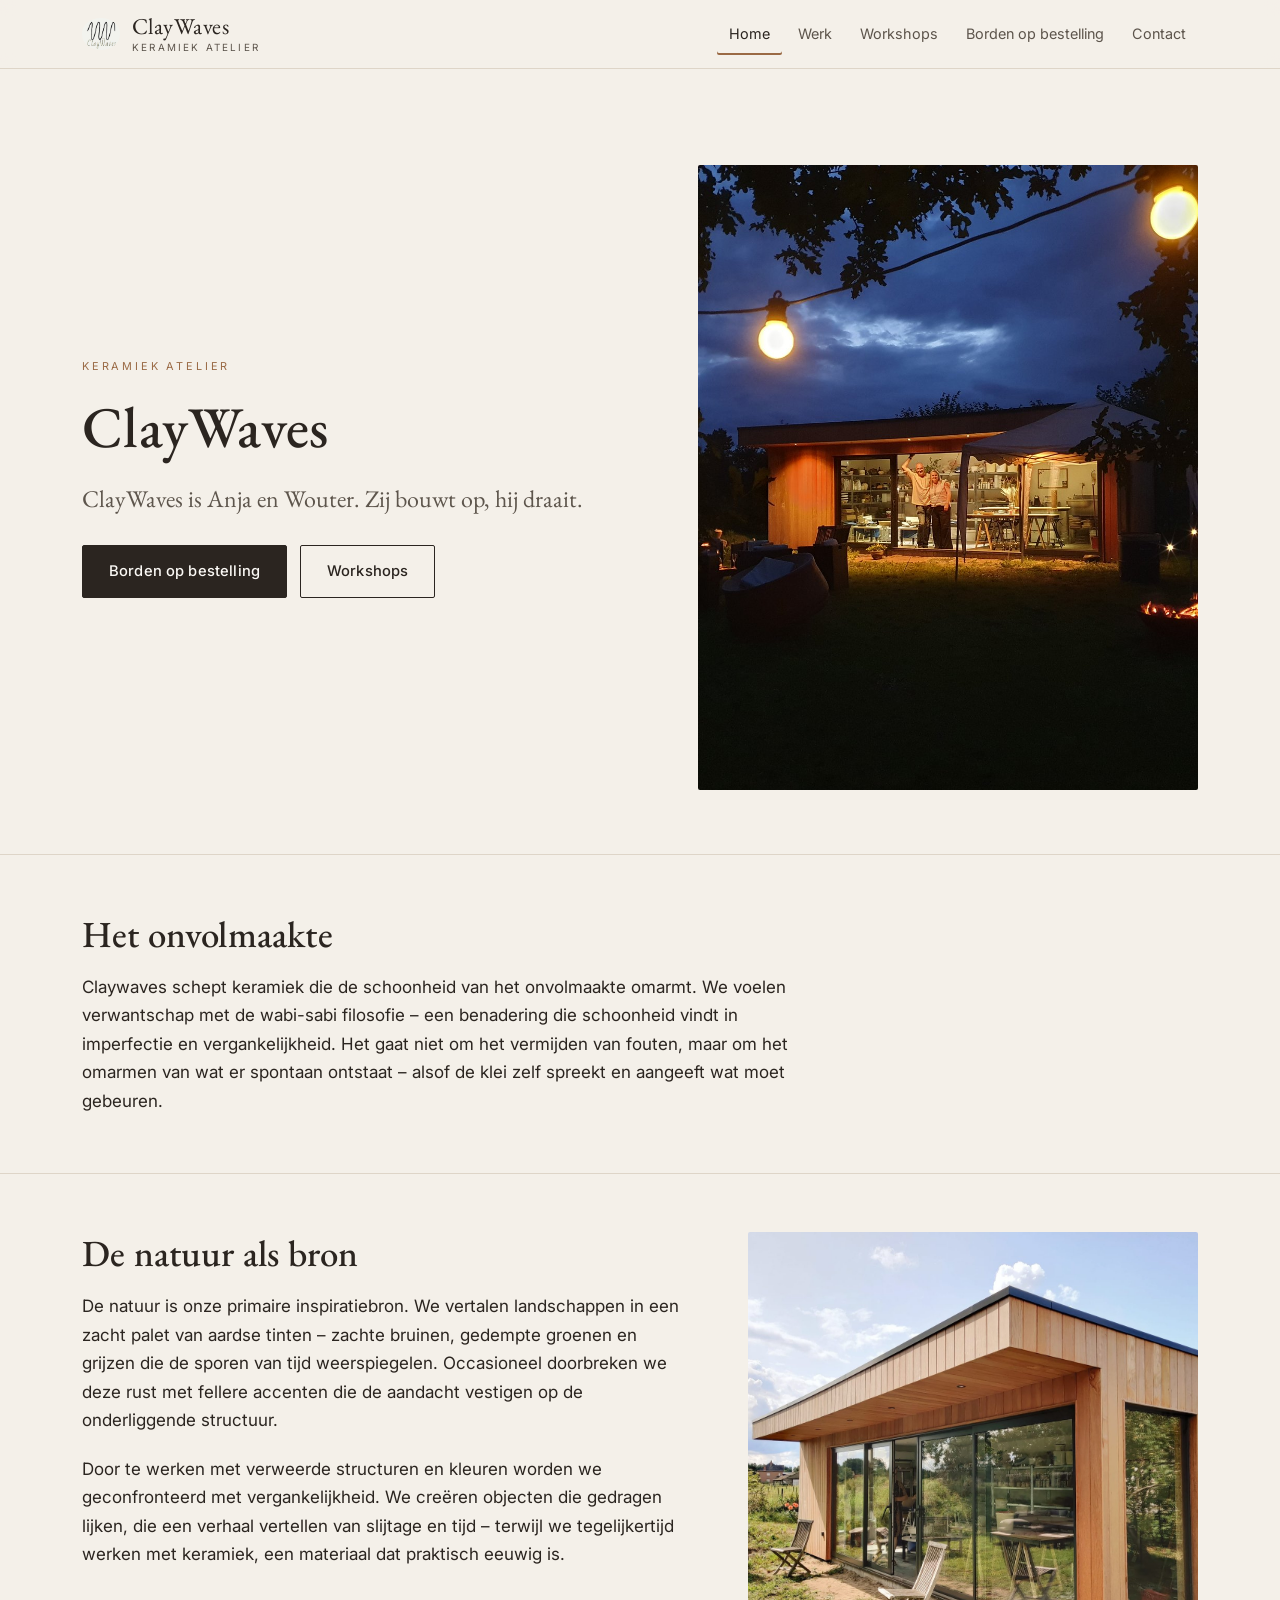
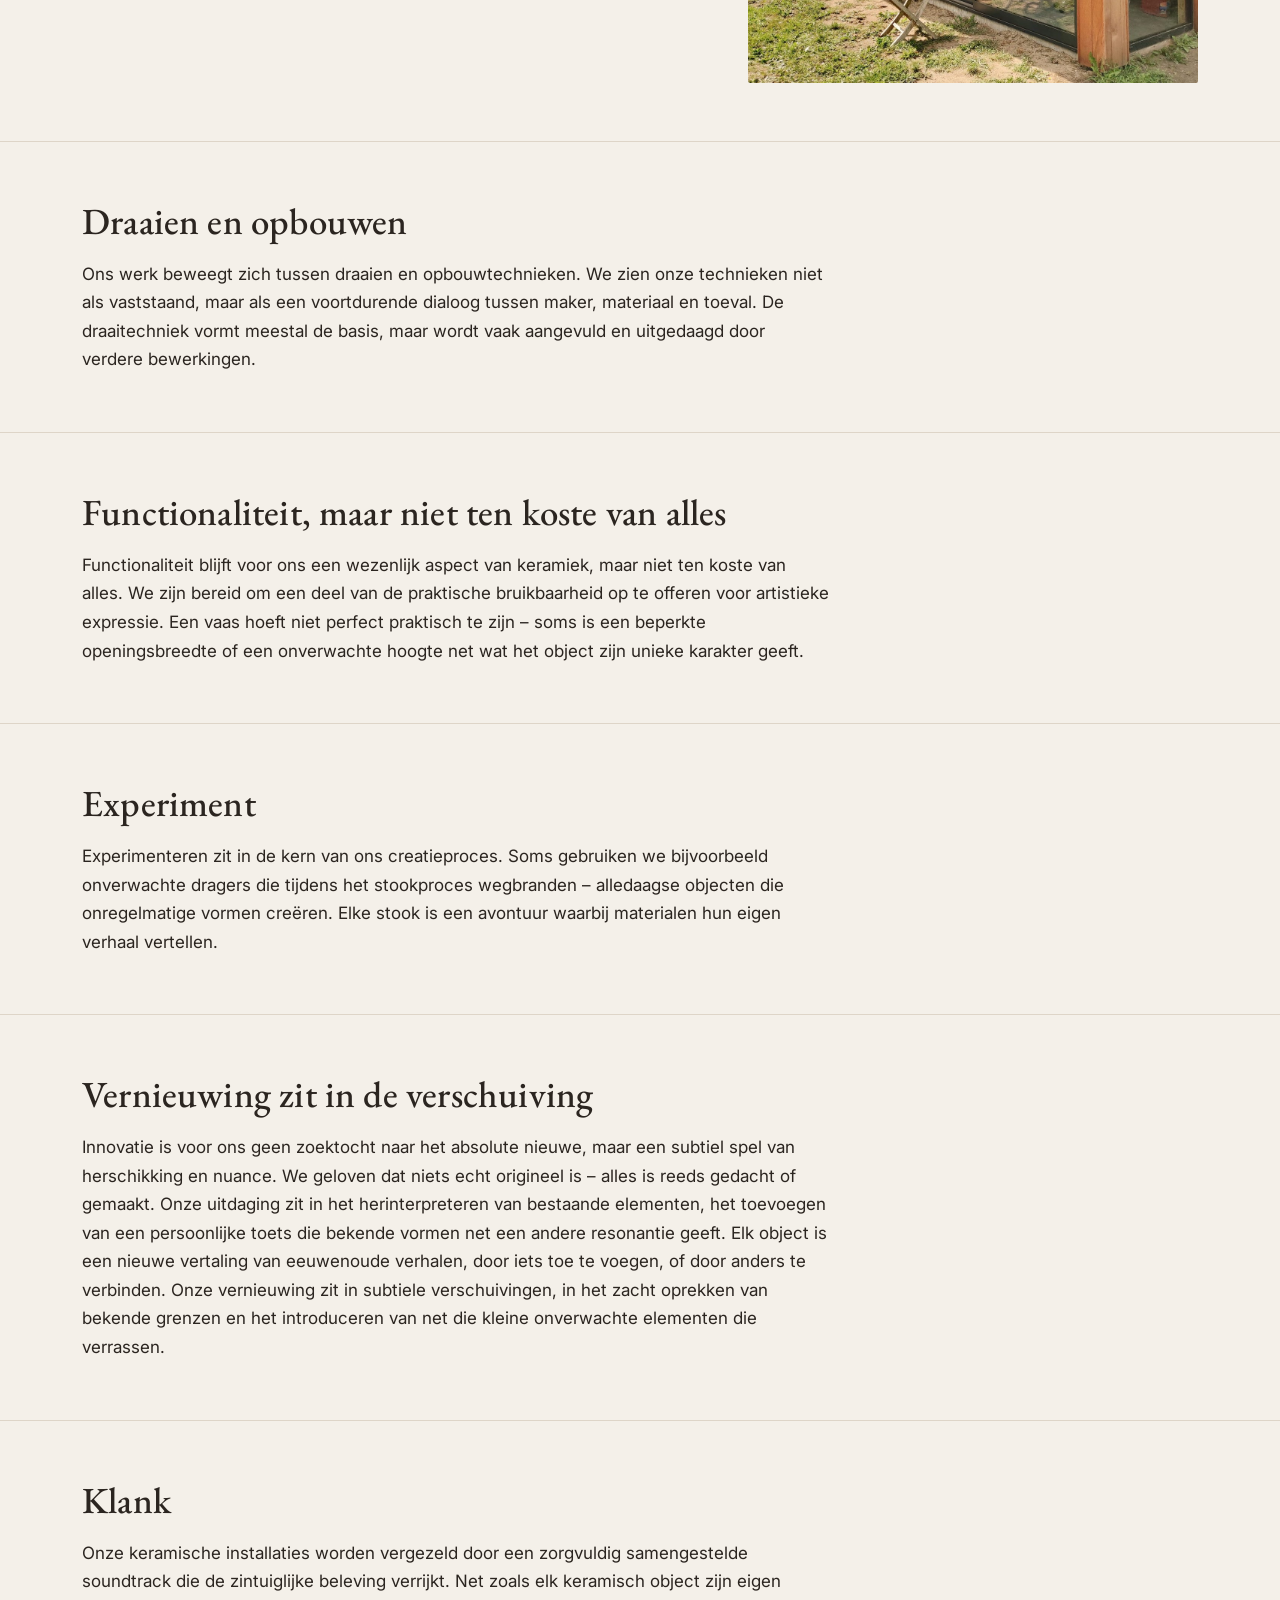
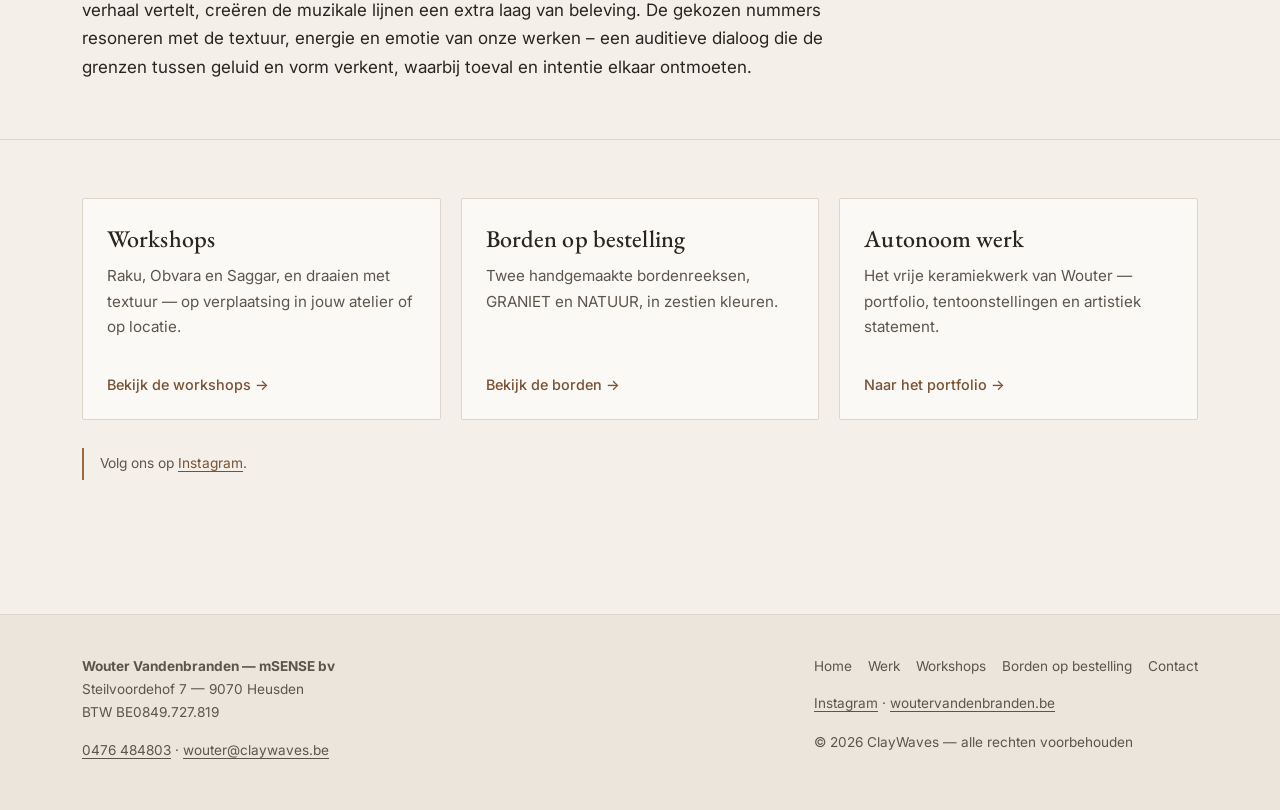
<file: index.html>
<!doctype html>
<html lang="nl-BE">
<head>
  <meta charset="utf-8">
  <meta name="viewport" content="width=device-width, initial-scale=1, viewport-fit=cover">
  <title>ClayWaves — keramiek atelier</title>
  <meta name="description" content="ClayWaves is Anja en Wouter. Keramiek die de schoonheid van het onvolmaakte omarmt: wabi-sabi, aardse tinten en verweerde texturen.">
  <link rel="canonical" href="https://www.claywaves.be/">
  <meta property="og:type" content="website">
  <meta property="og:site_name" content="ClayWaves">
  <meta property="og:title" content="ClayWaves — keramiek atelier">
  <meta property="og:description" content="ClayWaves is Anja en Wouter. Keramiek die de schoonheid van het onvolmaakte omarmt: wabi-sabi, aardse tinten en verweerde texturen.">
  <meta property="og:url" content="https://www.claywaves.be/">
  <meta property="og:locale" content="nl_BE">
  <meta property="og:image" content="https://www.claywaves.be/images/claywaves-logo.jpg">
  <meta name="twitter:card" content="summary_large_image">
  <link rel="icon" href="images/claywaves-logo.jpg">
  <link rel="apple-touch-icon" href="images/claywaves-logo.jpg">
  <link rel="preconnect" href="https://fonts.googleapis.com">
  <link rel="preconnect" href="https://fonts.gstatic.com" crossorigin>
  <link rel="stylesheet" href="https://fonts.googleapis.com/css2?family=EB+Garamond:wght@400;500&family=Inter:wght@400;500;600&display=swap">
  <link rel="stylesheet" href="assets/style.css?v=6ea54d59">
  <script data-goatcounter="https://claywaves.goatcounter.com/count"
          async src="//gc.zgo.at/count.js"></script>
</head>
<body>
<a class="skip" href="#inhoud">Naar de inhoud</a>
<header class="kop">
  <div class="wrap kop-in">
    <a class="merk" href="index.html">
      <img src="images/claywaves-logo.jpg?v=7fad75e0" alt="" width="38" height="38">
      <span class="merk-naam">ClayWaves<span class="merk-sub">Keramiek atelier</span></span>
    </a>
    <button class="nav-knop" type="button" aria-expanded="false" aria-controls="hoofdnav">Menu</button>
    <nav class="nav" id="hoofdnav" aria-label="Hoofdnavigatie">
      <a href="index.html" aria-current="page">Home</a>
      <a href="werk.html">Werk</a>
      <a href="workshops.html">Workshops</a>
      <a href="borden.html">Borden op bestelling</a>
      <a href="contact.html">Contact</a>
    </nav>
  </div>
</header>
<main id="inhoud">
<section class="hero">
  <div class="wrap hero-grid">
    <div>
      <p class="oogje">Keramiek atelier</p>
      <h1>ClayWaves</h1>
      <p class="lead">ClayWaves is Anja en Wouter. Zij bouwt op, hij draait.</p>
      <p style="margin-top:26px">
        <a class="knop" href="borden.html">Borden op bestelling</a>
        <a class="knop knop-licht" href="workshops.html" style="margin-left:8px">Workshops</a>
      </p>
    </div>
    <div class="hero-beeld">
      <img src="images/atelier-werk.jpg?v=64ab2bf7" alt="Keramiek van ClayWaves" fetchpriority="high">
    </div>
  </div>
</section>

<section class="sectie-lijn"><div class="wrap"><div class="tekstblok"><h2>Het onvolmaakte</h2>
<p>Claywaves schept keramiek die de schoonheid van het onvolmaakte omarmt. We voelen verwantschap met de wabi-sabi filosofie – een benadering die schoonheid vindt in imperfectie en vergankelijkheid. Het gaat niet om het vermijden van fouten, maar om het omarmen van wat er spontaan ontstaat – alsof de klei zelf spreekt en aangeeft wat moet gebeuren.</p></div></div></section>

<section class="sectie-lijn"><div class="wrap split"><div class="tekstblok"><h2>De natuur als bron</h2>
<p>De natuur is onze primaire inspiratiebron. We vertalen landschappen in een zacht palet van aardse tinten – zachte bruinen, gedempte groenen en grijzen die de sporen van tijd weerspiegelen. Occasioneel doorbreken we deze rust met fellere accenten die de aandacht vestigen op de onderliggende structuur.</p>
<p>Door te werken met verweerde structuren en kleuren worden we geconfronteerd met vergankelijkheid. We creëren objecten die gedragen lijken, die een verhaal vertellen van slijtage en tijd – terwijl we tegelijkertijd werken met keramiek, een materiaal dat praktisch eeuwig is.</p></div><img src="images/werk-detail.jpg?v=b04bb630" alt="Detail van een keramisch werk met verweerde textuur" loading="lazy"></div></section>

<section class="sectie-lijn"><div class="wrap"><div class="tekstblok"><h2>Draaien en opbouwen</h2>
<p>Ons werk beweegt zich tussen draaien en opbouwtechnieken. We zien onze technieken niet als vaststaand, maar als een voortdurende dialoog tussen maker, materiaal en toeval. De draaitechniek vormt meestal de basis, maar wordt vaak aangevuld en uitgedaagd door verdere bewerkingen.</p></div></div></section>

<section class="sectie-lijn"><div class="wrap"><div class="tekstblok"><h2>Functionaliteit, maar niet ten koste van alles</h2>
<p>Functionaliteit blijft voor ons een wezenlijk aspect van keramiek, maar niet ten koste van alles. We zijn bereid om een deel van de praktische bruikbaarheid op te offeren voor artistieke expressie. Een vaas hoeft niet perfect praktisch te zijn – soms is een beperkte openingsbreedte of een onverwachte hoogte net wat het object zijn unieke karakter geeft.</p></div></div></section>

<section class="sectie-lijn"><div class="wrap"><div class="tekstblok"><h2>Experiment</h2>
<p>Experimenteren zit in de kern van ons creatieproces. Soms gebruiken we bijvoorbeeld onverwachte dragers die tijdens het stookproces wegbranden – alledaagse objecten die onregelmatige vormen creëren. Elke stook is een avontuur waarbij materialen hun eigen verhaal vertellen.</p></div></div></section>

<section class="sectie-lijn"><div class="wrap"><div class="tekstblok"><h2>Vernieuwing zit in de verschuiving</h2>
<p>Innovatie is voor ons geen zoektocht naar het absolute nieuwe, maar een subtiel spel van herschikking en nuance. We geloven dat niets echt origineel is – alles is reeds gedacht of gemaakt. Onze uitdaging zit in het herinterpreteren van bestaande elementen, het toevoegen van een persoonlijke toets die bekende vormen net een andere resonantie geeft. Elk object is een nieuwe vertaling van eeuwenoude verhalen, door iets toe te voegen, of door anders te verbinden. Onze vernieuwing zit in subtiele verschuivingen, in het zacht oprekken van bekende grenzen en het introduceren van net die kleine onverwachte elementen die verrassen.</p></div></div></section>

<section class="sectie-lijn"><div class="wrap"><div class="tekstblok"><h2>Klank</h2>
<p>Onze keramische installaties worden vergezeld door een zorgvuldig samengestelde soundtrack die de zintuiglijke beleving verrijkt. Net zoals elk keramisch object zijn eigen verhaal vertelt, creëren de muzikale lijnen een extra laag van beleving. De gekozen nummers resoneren met de textuur, energie en emotie van onze werken – een auditieve dialoog die de grenzen tussen geluid en vorm verkent, waarbij toeval en intentie elkaar ontmoeten.</p></div></div></section>

<section class="sectie-lijn">
  <div class="wrap">
    <div class="kaarten"><article class="kaart"><h3>Workshops</h3><p>Raku, Obvara en Saggar, en draaien met textuur — op verplaatsing in jouw atelier of op locatie.</p><a href="workshops.html">Bekijk de workshops</a></article>
<article class="kaart"><h3>Borden op bestelling</h3><p>Twee handgemaakte bordenreeksen, GRANIET en NATUUR, in zestien kleuren.</p><a href="borden.html">Bekijk de borden</a></article>
<article class="kaart"><h3>Autonoom werk</h3><p>Het vrije keramiekwerk van Wouter — portfolio, tentoonstellingen en artistiek statement.</p><a href="werk.html">Naar het portfolio</a></article></div>
    <p class="notitie" style="margin-top:28px">Volg ons op <a href="https://www.instagram.com/claywaves_atelier" rel="noopener">Instagram</a>.</p>
  </div>
</section>
</main>
<footer class="voet">
  <div class="wrap voet-in">
    <div>
      <p><strong>Wouter Vandenbranden — mSENSE bv</strong><br>Steilvoordehof 7 — 9070 Heusden<br>BTW BE0849.727.819</p>
      <p><a href="tel:+32476484803">0476 484803</a> · <a href="mailto:wouter@claywaves.be">wouter@claywaves.be</a></p>
    </div>
    <div>
      <nav class="voet-nav" aria-label="Voettekst"><a href="index.html">Home</a> <a href="werk.html">Werk</a> <a href="workshops.html">Workshops</a> <a href="borden.html">Borden op bestelling</a> <a href="contact.html">Contact</a></nav>
      <p style="margin-top:14px"><a href="https://www.instagram.com/claywaves_atelier" rel="noopener">Instagram</a> · <a href="https://www.woutervandenbranden.be" rel="noopener">woutervandenbranden.be</a></p>
      <p>© 2026 ClayWaves — alle rechten voorbehouden</p>
    </div>
  </div>
</footer>
<dialog class="licht" id="lichtbak" aria-label="Vergrote afbeelding">
  <button class="sluit" type="button" aria-label="Sluiten">&times;</button>
  <img alt="">
  <p class="bijschrift"></p>
</dialog>
<script src="assets/script.js?v=8ee9b3eb" defer></script>
</body>
</html>
</file>
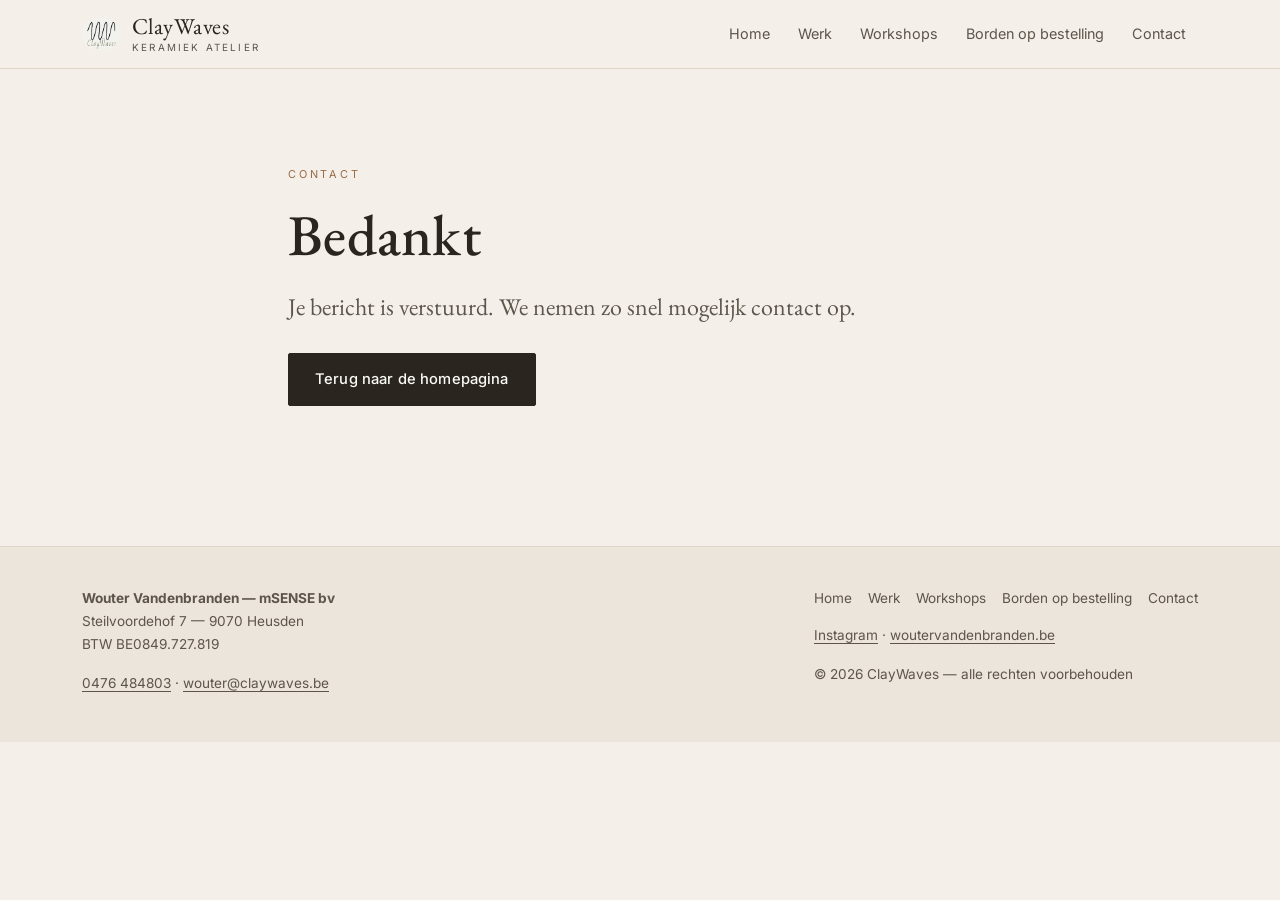
<file: bedankt.html>
<!doctype html>
<html lang="nl-BE">
<head>
  <meta charset="utf-8">
  <meta name="viewport" content="width=device-width, initial-scale=1, viewport-fit=cover">
  <title>Bedankt — ClayWaves</title>
  <meta name="description" content="Je bericht is verstuurd.">
  <link rel="canonical" href="https://www.claywaves.be/bedankt.html">
  <meta property="og:type" content="website">
  <meta property="og:site_name" content="ClayWaves">
  <meta property="og:title" content="Bedankt — ClayWaves">
  <meta property="og:description" content="Je bericht is verstuurd.">
  <meta property="og:url" content="https://www.claywaves.be/bedankt.html">
  <meta property="og:locale" content="nl_BE">
  <meta property="og:image" content="https://www.claywaves.be/images/claywaves-logo.jpg">
  <meta name="twitter:card" content="summary_large_image">
  <link rel="icon" href="images/claywaves-logo.jpg">
  <link rel="apple-touch-icon" href="images/claywaves-logo.jpg">
  <link rel="preconnect" href="https://fonts.googleapis.com">
  <link rel="preconnect" href="https://fonts.gstatic.com" crossorigin>
  <link rel="stylesheet" href="https://fonts.googleapis.com/css2?family=EB+Garamond:wght@400;500&family=Inter:wght@400;500;600&display=swap">
  <link rel="stylesheet" href="assets/style.css?v=6ea54d59">
  <script data-goatcounter="https://claywaves.goatcounter.com/count"
          async src="//gc.zgo.at/count.js"></script>
</head>
<body>
<a class="skip" href="#inhoud">Naar de inhoud</a>
<header class="kop">
  <div class="wrap kop-in">
    <a class="merk" href="index.html">
      <img src="images/claywaves-logo.jpg?v=7fad75e0" alt="" width="38" height="38">
      <span class="merk-naam">ClayWaves<span class="merk-sub">Keramiek atelier</span></span>
    </a>
    <button class="nav-knop" type="button" aria-expanded="false" aria-controls="hoofdnav">Menu</button>
    <nav class="nav" id="hoofdnav" aria-label="Hoofdnavigatie">
      <a href="index.html">Home</a>
      <a href="werk.html">Werk</a>
      <a href="workshops.html">Workshops</a>
      <a href="borden.html">Borden op bestelling</a>
      <a href="contact.html">Contact</a>
    </nav>
  </div>
</header>
<main id="inhoud">
<section class="hero">
  <div class="wrap smal">
    <p class="oogje">Contact</p>
    <h1>Bedankt</h1>
    <p class="lead">Je bericht is verstuurd. We nemen zo snel mogelijk contact op.</p>
    <p style="margin-top:26px"><a class="knop" href="index.html">Terug naar de homepagina</a></p>
  </div>
</section>
</main>
<footer class="voet">
  <div class="wrap voet-in">
    <div>
      <p><strong>Wouter Vandenbranden — mSENSE bv</strong><br>Steilvoordehof 7 — 9070 Heusden<br>BTW BE0849.727.819</p>
      <p><a href="tel:+32476484803">0476 484803</a> · <a href="mailto:wouter@claywaves.be">wouter@claywaves.be</a></p>
    </div>
    <div>
      <nav class="voet-nav" aria-label="Voettekst"><a href="index.html">Home</a> <a href="werk.html">Werk</a> <a href="workshops.html">Workshops</a> <a href="borden.html">Borden op bestelling</a> <a href="contact.html">Contact</a></nav>
      <p style="margin-top:14px"><a href="https://www.instagram.com/claywaves_atelier" rel="noopener">Instagram</a> · <a href="https://www.woutervandenbranden.be" rel="noopener">woutervandenbranden.be</a></p>
      <p>© 2026 ClayWaves — alle rechten voorbehouden</p>
    </div>
  </div>
</footer>
<dialog class="licht" id="lichtbak" aria-label="Vergrote afbeelding">
  <button class="sluit" type="button" aria-label="Sluiten">&times;</button>
  <img alt="">
  <p class="bijschrift"></p>
</dialog>
<script src="assets/script.js?v=8ee9b3eb" defer></script>
</body>
</html>
</file>
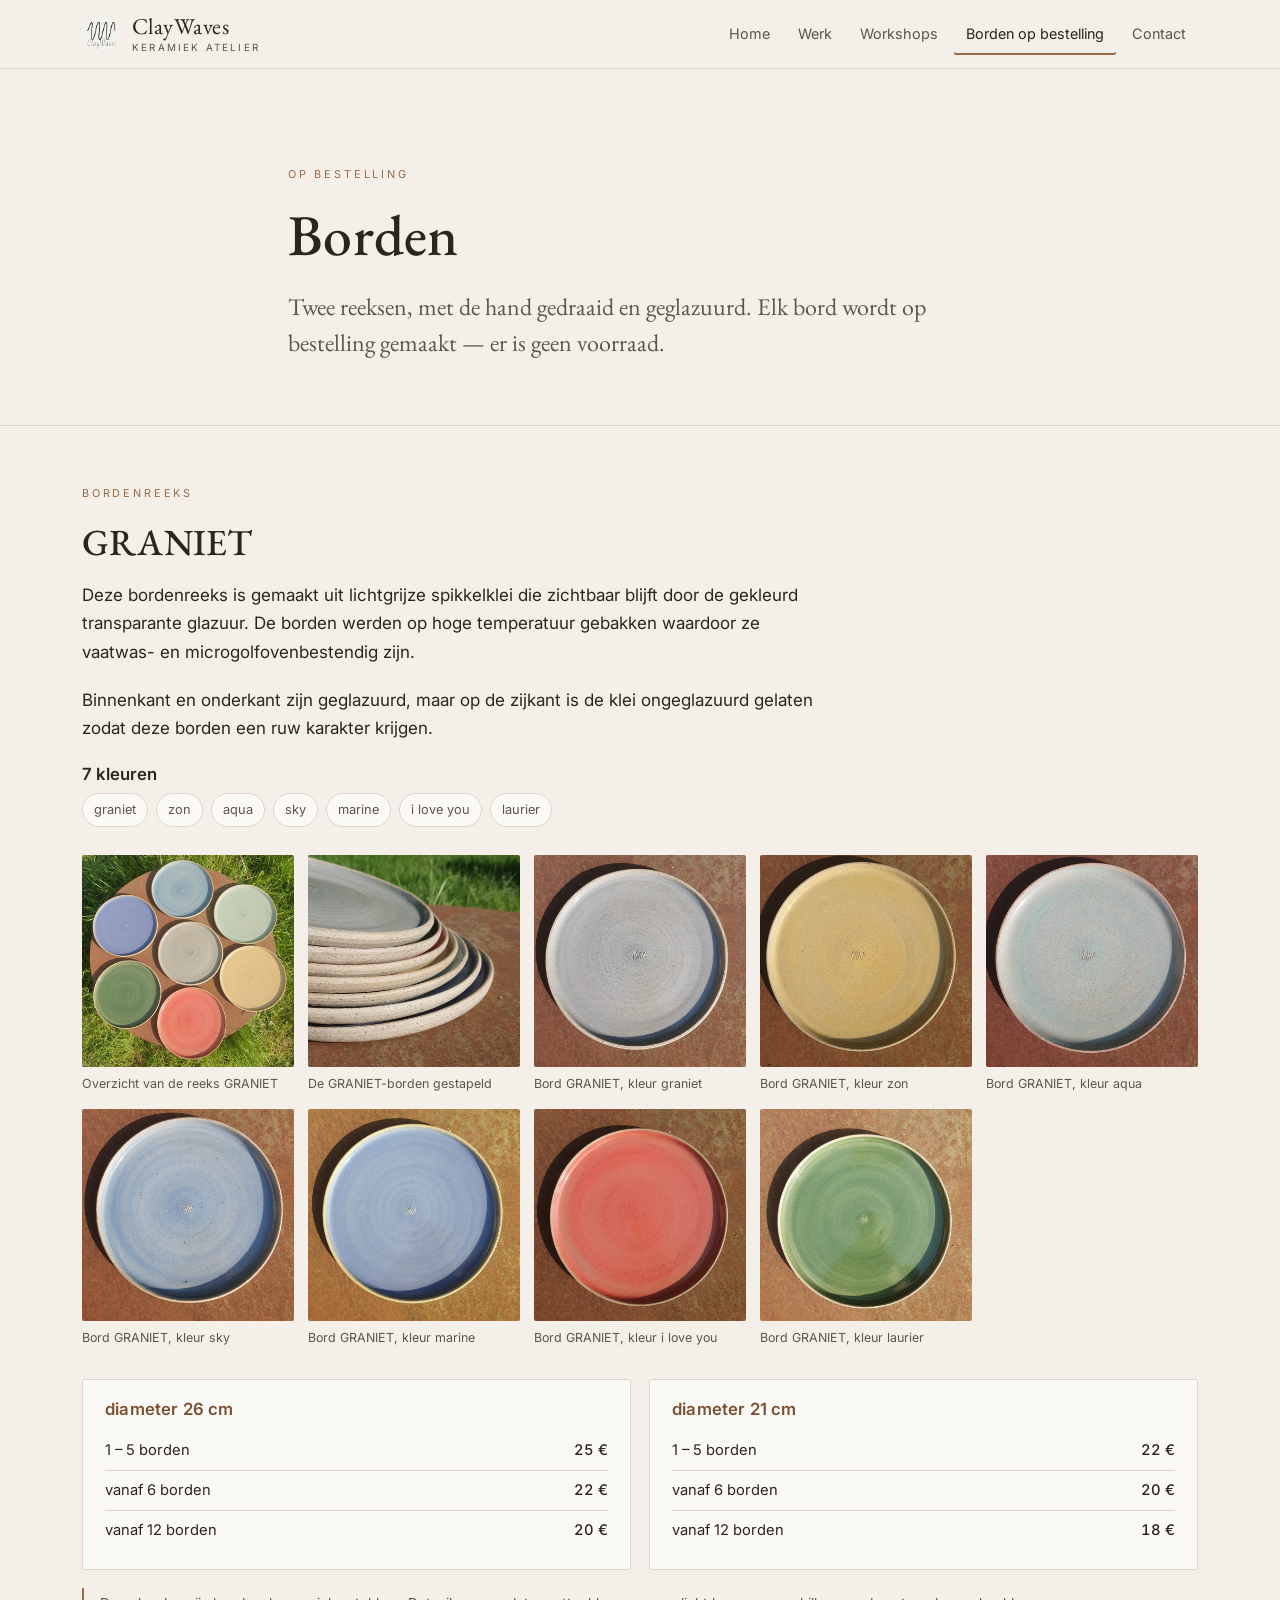
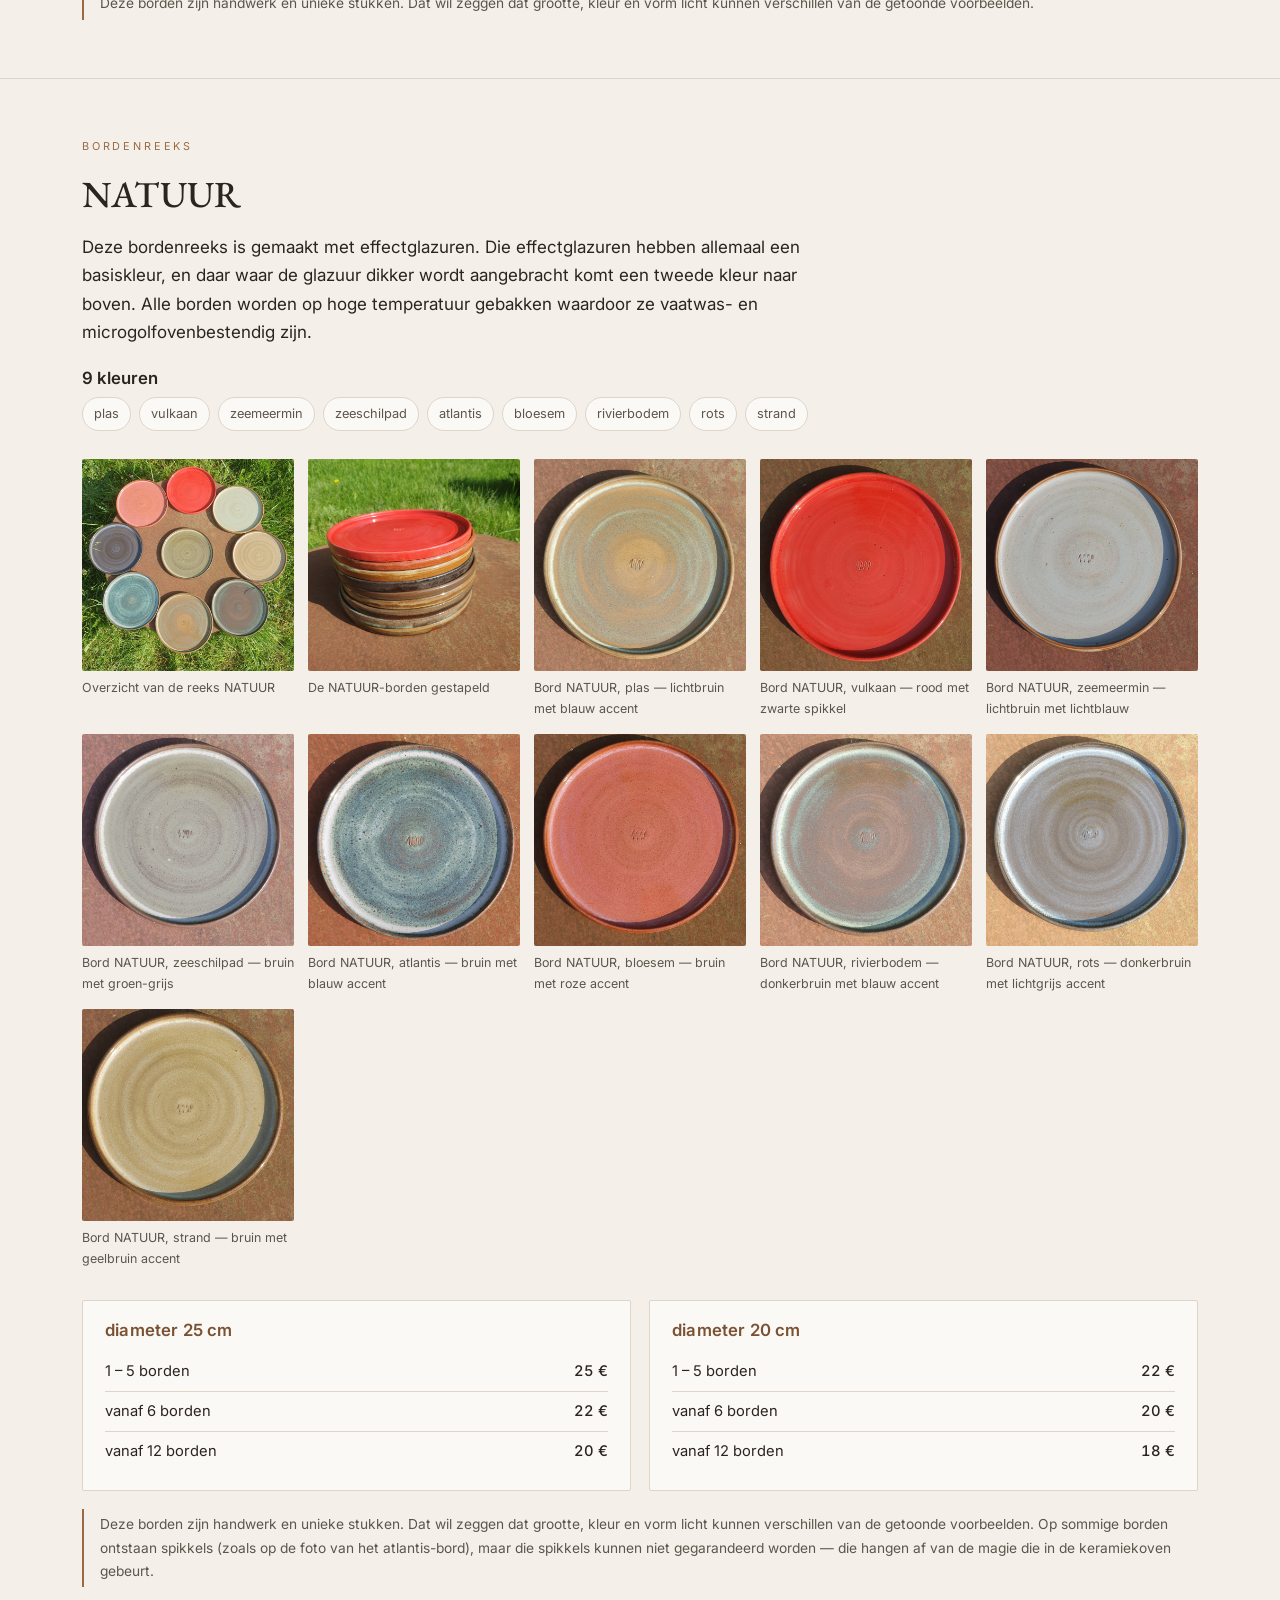
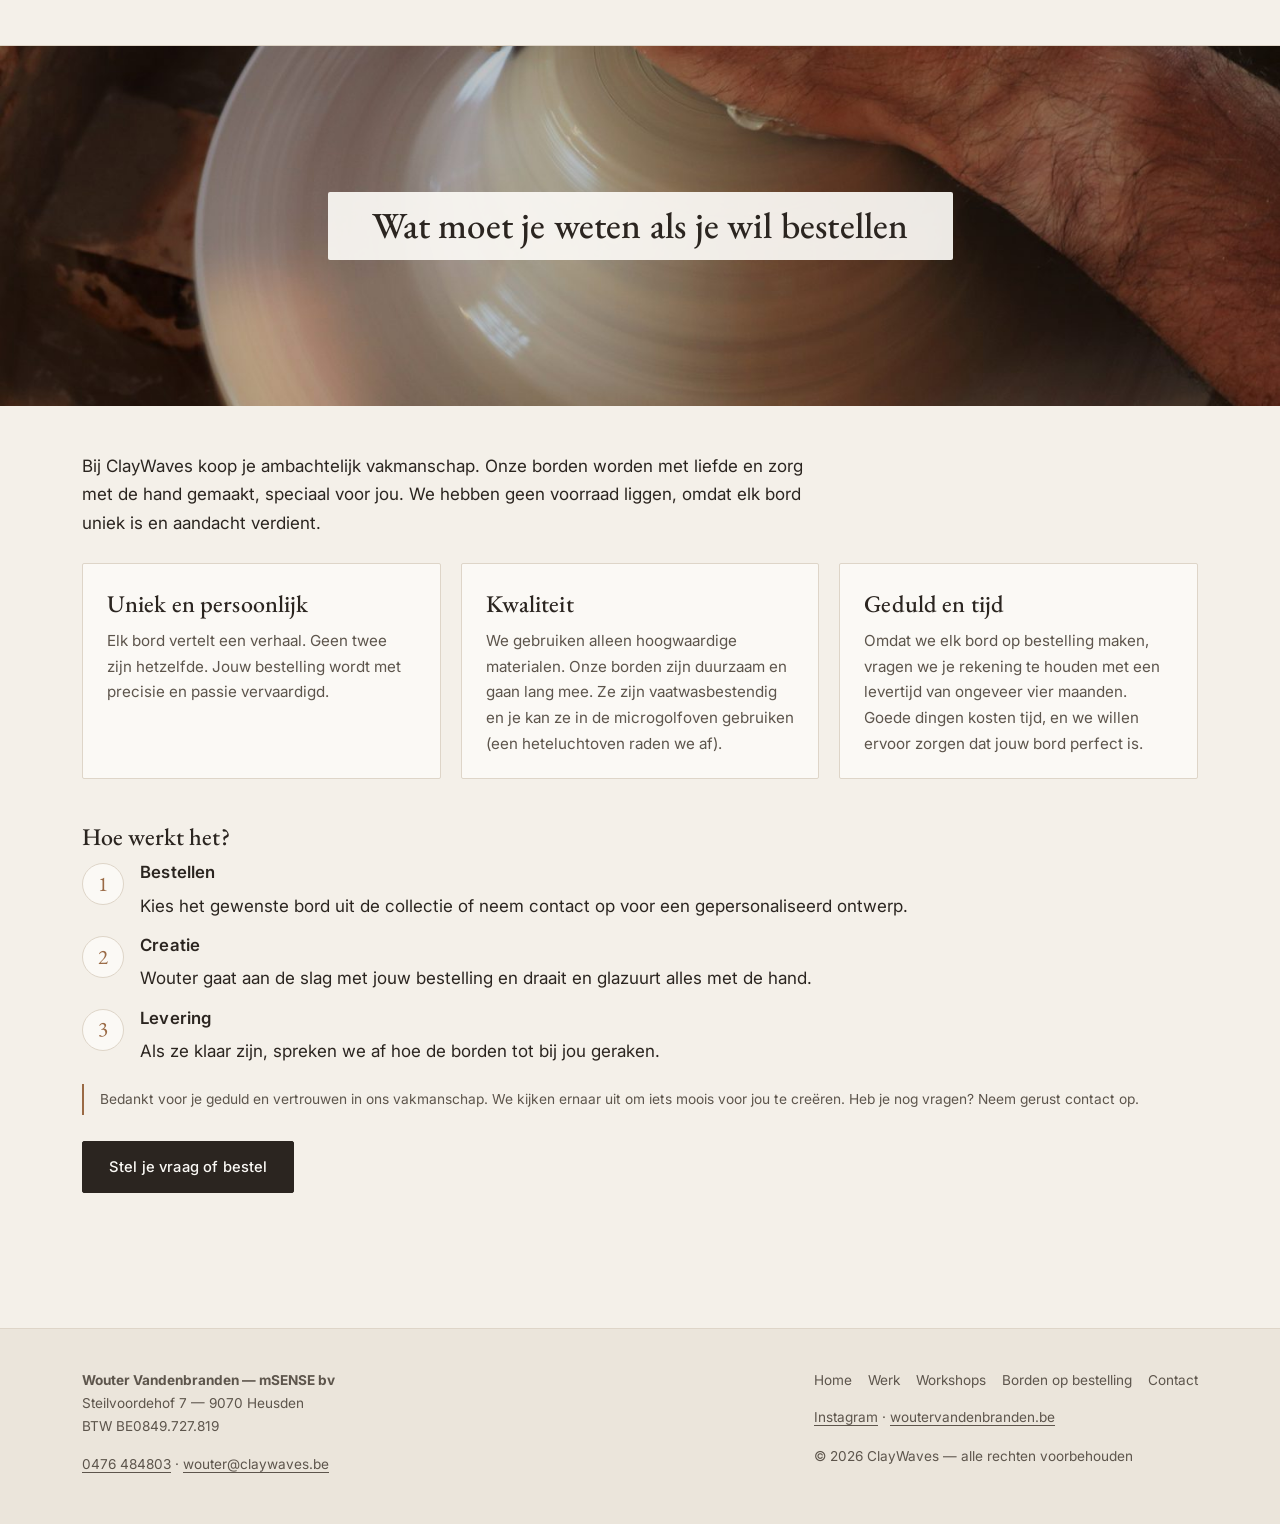
<file: borden.html>
<!doctype html>
<html lang="nl-BE">
<head>
  <meta charset="utf-8">
  <meta name="viewport" content="width=device-width, initial-scale=1, viewport-fit=cover">
  <title>Borden op bestelling — ClayWaves</title>
  <meta name="description" content="Handgemaakte borden in twee reeksen: GRANIET (7 kleuren) en NATUUR (9 effectglazuren). Vaatwas- en microgolfbestendig.">
  <link rel="canonical" href="https://www.claywaves.be/borden.html">
  <meta property="og:type" content="website">
  <meta property="og:site_name" content="ClayWaves">
  <meta property="og:title" content="Borden op bestelling — ClayWaves">
  <meta property="og:description" content="Handgemaakte borden in twee reeksen: GRANIET (7 kleuren) en NATUUR (9 effectglazuren). Vaatwas- en microgolfbestendig.">
  <meta property="og:url" content="https://www.claywaves.be/borden.html">
  <meta property="og:locale" content="nl_BE">
  <meta property="og:image" content="https://www.claywaves.be/images/claywaves-logo.jpg">
  <meta name="twitter:card" content="summary_large_image">
  <link rel="icon" href="images/claywaves-logo.jpg">
  <link rel="apple-touch-icon" href="images/claywaves-logo.jpg">
  <link rel="preconnect" href="https://fonts.googleapis.com">
  <link rel="preconnect" href="https://fonts.gstatic.com" crossorigin>
  <link rel="stylesheet" href="https://fonts.googleapis.com/css2?family=EB+Garamond:wght@400;500&family=Inter:wght@400;500;600&display=swap">
  <link rel="stylesheet" href="assets/style.css?v=6ea54d59">
  <script data-goatcounter="https://claywaves.goatcounter.com/count"
          async src="//gc.zgo.at/count.js"></script>
</head>
<body>
<a class="skip" href="#inhoud">Naar de inhoud</a>
<header class="kop">
  <div class="wrap kop-in">
    <a class="merk" href="index.html">
      <img src="images/claywaves-logo.jpg?v=7fad75e0" alt="" width="38" height="38">
      <span class="merk-naam">ClayWaves<span class="merk-sub">Keramiek atelier</span></span>
    </a>
    <button class="nav-knop" type="button" aria-expanded="false" aria-controls="hoofdnav">Menu</button>
    <nav class="nav" id="hoofdnav" aria-label="Hoofdnavigatie">
      <a href="index.html">Home</a>
      <a href="werk.html">Werk</a>
      <a href="workshops.html">Workshops</a>
      <a href="borden.html" aria-current="page">Borden op bestelling</a>
      <a href="contact.html">Contact</a>
    </nav>
  </div>
</header>
<main id="inhoud">
<section class="hero">
  <div class="wrap smal">
    <p class="oogje">Op bestelling</p>
    <h1>Borden</h1>
    <p class="lead">Twee reeksen, met de hand gedraaid en geglazuurd. Elk bord wordt op bestelling gemaakt — er is geen voorraad.</p>
  </div>
</section>

<section class="sectie-lijn" id="graniet">
  <div class="wrap">
    <div class="tekstblok">
      <p class="oogje">Bordenreeks</p>
      <h2>GRANIET</h2>
      <p>Deze bordenreeks is gemaakt uit lichtgrijze spikkelklei die zichtbaar blijft door de gekleurd transparante glazuur. De borden werden op hoge temperatuur gebakken waardoor ze vaatwas- en microgolfovenbestendig zijn.</p>
<p>Binnenkant en onderkant zijn geglazuurd, maar op de zijkant is de klei ongeglazuurd gelaten zodat deze borden een ruw karakter krijgen.</p>
      <h4 style="margin-top:22px">7 kleuren</h4>
      <ul class="kleurlijst"><li>graniet</li><li>zon</li><li>aqua</li><li>sky</li><li>marine</li><li>i love you</li><li>laurier</li></ul>
    </div>
    <div style="margin-top:28px"><div class="galerij">
  <figure><button type="button" data-licht data-bijschrift="Overzicht van de reeks GRANIET"><img src="images/graniet-overzicht.jpg?v=e2df968e" alt="Overzicht van de reeks GRANIET" loading="lazy"></button><figcaption>Overzicht van de reeks GRANIET</figcaption></figure>
  <figure><button type="button" data-licht data-bijschrift="De GRANIET-borden gestapeld"><img src="images/graniet-gestapeld.jpg?v=8f8ea123" alt="De GRANIET-borden gestapeld" loading="lazy"></button><figcaption>De GRANIET-borden gestapeld</figcaption></figure>
  <figure><button type="button" data-licht data-bijschrift="Bord GRANIET, kleur graniet"><img src="images/graniet-graniet.jpg?v=aae6fbb3" alt="Bord GRANIET, kleur graniet" loading="lazy"></button><figcaption>Bord GRANIET, kleur graniet</figcaption></figure>
  <figure><button type="button" data-licht data-bijschrift="Bord GRANIET, kleur zon"><img src="images/graniet-zon.jpg?v=d6ce4fcc" alt="Bord GRANIET, kleur zon" loading="lazy"></button><figcaption>Bord GRANIET, kleur zon</figcaption></figure>
  <figure><button type="button" data-licht data-bijschrift="Bord GRANIET, kleur aqua"><img src="images/graniet-aqua.jpg?v=3ddda56b" alt="Bord GRANIET, kleur aqua" loading="lazy"></button><figcaption>Bord GRANIET, kleur aqua</figcaption></figure>
  <figure><button type="button" data-licht data-bijschrift="Bord GRANIET, kleur sky"><img src="images/graniet-sky.jpg?v=f70f7b03" alt="Bord GRANIET, kleur sky" loading="lazy"></button><figcaption>Bord GRANIET, kleur sky</figcaption></figure>
  <figure><button type="button" data-licht data-bijschrift="Bord GRANIET, kleur marine"><img src="images/graniet-marine.jpg?v=067a8eba" alt="Bord GRANIET, kleur marine" loading="lazy"></button><figcaption>Bord GRANIET, kleur marine</figcaption></figure>
  <figure><button type="button" data-licht data-bijschrift="Bord GRANIET, kleur i love you"><img src="images/graniet-i-love-you.jpg?v=3577248d" alt="Bord GRANIET, kleur i love you" loading="lazy"></button><figcaption>Bord GRANIET, kleur i love you</figcaption></figure>
  <figure><button type="button" data-licht data-bijschrift="Bord GRANIET, kleur laurier"><img src="images/graniet-laurier.jpg?v=49fc0156" alt="Bord GRANIET, kleur laurier" loading="lazy"></button><figcaption>Bord GRANIET, kleur laurier</figcaption></figure>
</div></div>
    <div class="prijsblok" style="margin-top:30px"><div class="prijskaart"><h4>diameter 26 cm</h4><table><tbody><tr><td>1 – 5 borden</td><td>25 €</td></tr><tr><td>vanaf 6 borden</td><td>22 €</td></tr><tr><td>vanaf 12 borden</td><td>20 €</td></tr></tbody></table></div>
<div class="prijskaart"><h4>diameter 21 cm</h4><table><tbody><tr><td>1 – 5 borden</td><td>22 €</td></tr><tr><td>vanaf 6 borden</td><td>20 €</td></tr><tr><td>vanaf 12 borden</td><td>18 €</td></tr></tbody></table></div></div>
    <p class="notitie">Deze borden zijn handwerk en unieke stukken. Dat wil zeggen dat grootte, kleur en vorm licht kunnen verschillen van de getoonde voorbeelden.</p>
  </div>
</section>

<section class="sectie-lijn" id="natuur">
  <div class="wrap">
    <div class="tekstblok">
      <p class="oogje">Bordenreeks</p>
      <h2>NATUUR</h2>
      <p>Deze bordenreeks is gemaakt met effectglazuren. Die effectglazuren hebben allemaal een basiskleur, en daar waar de glazuur dikker wordt aangebracht komt een tweede kleur naar boven. Alle borden worden op hoge temperatuur gebakken waardoor ze vaatwas- en microgolfovenbestendig zijn.</p>
      <h4 style="margin-top:22px">9 kleuren</h4>
      <ul class="kleurlijst"><li>plas</li><li>vulkaan</li><li>zeemeermin</li><li>zeeschilpad</li><li>atlantis</li><li>bloesem</li><li>rivierbodem</li><li>rots</li><li>strand</li></ul>
    </div>
    <div style="margin-top:28px"><div class="galerij">
  <figure><button type="button" data-licht data-bijschrift="Overzicht van de reeks NATUUR"><img src="images/natuur-overzicht.jpg?v=ab5d4d21" alt="Overzicht van de reeks NATUUR" loading="lazy"></button><figcaption>Overzicht van de reeks NATUUR</figcaption></figure>
  <figure><button type="button" data-licht data-bijschrift="De NATUUR-borden gestapeld"><img src="images/natuur-gestapeld.jpg?v=8a8084c1" alt="De NATUUR-borden gestapeld" loading="lazy"></button><figcaption>De NATUUR-borden gestapeld</figcaption></figure>
  <figure><button type="button" data-licht data-bijschrift="Bord NATUUR, plas — lichtbruin met blauw accent"><img src="images/natuur-plas.jpg?v=eccb4ba1" alt="Bord NATUUR, plas — lichtbruin met blauw accent" loading="lazy"></button><figcaption>Bord NATUUR, plas — lichtbruin met blauw accent</figcaption></figure>
  <figure><button type="button" data-licht data-bijschrift="Bord NATUUR, vulkaan — rood met zwarte spikkel"><img src="images/natuur-vulkaan.jpg?v=bc16f7f0" alt="Bord NATUUR, vulkaan — rood met zwarte spikkel" loading="lazy"></button><figcaption>Bord NATUUR, vulkaan — rood met zwarte spikkel</figcaption></figure>
  <figure><button type="button" data-licht data-bijschrift="Bord NATUUR, zeemeermin — lichtbruin met lichtblauw"><img src="images/natuur-zeemeermin.jpg?v=0a84fab5" alt="Bord NATUUR, zeemeermin — lichtbruin met lichtblauw" loading="lazy"></button><figcaption>Bord NATUUR, zeemeermin — lichtbruin met lichtblauw</figcaption></figure>
  <figure><button type="button" data-licht data-bijschrift="Bord NATUUR, zeeschilpad — bruin met groen-grijs"><img src="images/natuur-zeeschilpad.jpg?v=ca2abcc0" alt="Bord NATUUR, zeeschilpad — bruin met groen-grijs" loading="lazy"></button><figcaption>Bord NATUUR, zeeschilpad — bruin met groen-grijs</figcaption></figure>
  <figure><button type="button" data-licht data-bijschrift="Bord NATUUR, atlantis — bruin met blauw accent"><img src="images/natuur-atlantis.jpg?v=9dc5b887" alt="Bord NATUUR, atlantis — bruin met blauw accent" loading="lazy"></button><figcaption>Bord NATUUR, atlantis — bruin met blauw accent</figcaption></figure>
  <figure><button type="button" data-licht data-bijschrift="Bord NATUUR, bloesem — bruin met roze accent"><img src="images/natuur-bloesem.jpg?v=f2a90f35" alt="Bord NATUUR, bloesem — bruin met roze accent" loading="lazy"></button><figcaption>Bord NATUUR, bloesem — bruin met roze accent</figcaption></figure>
  <figure><button type="button" data-licht data-bijschrift="Bord NATUUR, rivierbodem — donkerbruin met blauw accent"><img src="images/natuur-rivierbodem.jpg?v=29aec3a7" alt="Bord NATUUR, rivierbodem — donkerbruin met blauw accent" loading="lazy"></button><figcaption>Bord NATUUR, rivierbodem — donkerbruin met blauw accent</figcaption></figure>
  <figure><button type="button" data-licht data-bijschrift="Bord NATUUR, rots — donkerbruin met lichtgrijs accent"><img src="images/natuur-rots.jpg?v=f453e49e" alt="Bord NATUUR, rots — donkerbruin met lichtgrijs accent" loading="lazy"></button><figcaption>Bord NATUUR, rots — donkerbruin met lichtgrijs accent</figcaption></figure>
  <figure><button type="button" data-licht data-bijschrift="Bord NATUUR, strand — bruin met geelbruin accent"><img src="images/natuur-strand.jpg?v=462ea6ed" alt="Bord NATUUR, strand — bruin met geelbruin accent" loading="lazy"></button><figcaption>Bord NATUUR, strand — bruin met geelbruin accent</figcaption></figure>
</div></div>
    <div class="prijsblok" style="margin-top:30px"><div class="prijskaart"><h4>diameter 25 cm</h4><table><tbody><tr><td>1 – 5 borden</td><td>25 €</td></tr><tr><td>vanaf 6 borden</td><td>22 €</td></tr><tr><td>vanaf 12 borden</td><td>20 €</td></tr></tbody></table></div>
<div class="prijskaart"><h4>diameter 20 cm</h4><table><tbody><tr><td>1 – 5 borden</td><td>22 €</td></tr><tr><td>vanaf 6 borden</td><td>20 €</td></tr><tr><td>vanaf 12 borden</td><td>18 €</td></tr></tbody></table></div></div>
    <p class="notitie">Deze borden zijn handwerk en unieke stukken. Dat wil zeggen dat grootte, kleur en vorm licht kunnen verschillen van de getoonde voorbeelden. Op sommige borden ontstaan spikkels (zoals op de foto van het atlantis-bord), maar die spikkels kunnen niet gegarandeerd worden — die hangen af van de magie die in de keramiekoven gebeurt.</p>
  </div>
</section>

<section class="sectie-lijn sectie-banner"><div class="banner" style="background-image:url(images/borden-banner.jpg?v=de9fdbb6)"><h2>Wat moet je weten als je wil bestellen</h2></div>
  <div class="wrap">
    <div class="tekstblok"><p>Bij ClayWaves koop je ambachtelijk vakmanschap. Onze borden worden met liefde en zorg met de hand gemaakt, speciaal voor jou. We hebben geen voorraad liggen, omdat elk bord uniek is en aandacht verdient.</p></div>
    <div class="kaarten" style="margin-top:26px"><article class="kaart"><h3>Uniek en persoonlijk</h3><p>Elk bord vertelt een verhaal. Geen twee zijn hetzelfde. Jouw bestelling wordt met precisie en passie vervaardigd.</p></article>
<article class="kaart"><h3>Kwaliteit</h3><p>We gebruiken alleen hoogwaardige materialen. Onze borden zijn duurzaam en gaan lang mee. Ze zijn vaatwasbestendig en je kan ze in de microgolfoven gebruiken (een heteluchtoven raden we af).</p></article>
<article class="kaart"><h3>Geduld en tijd</h3><p>Omdat we elk bord op bestelling maken, vragen we je rekening te houden met een levertijd van ongeveer vier maanden. Goede dingen kosten tijd, en we willen ervoor zorgen dat jouw bord perfect is.</p></article></div>
    <h3 style="margin-top:44px">Hoe werkt het?</h3>
    <ol class="stappen"><li><div><h4>Bestellen</h4><p>Kies het gewenste bord uit de collectie of neem contact op voor een gepersonaliseerd ontwerp.</p></div></li>
<li><div><h4>Creatie</h4><p>Wouter gaat aan de slag met jouw bestelling en draait en glazuurt alles met de hand.</p></div></li>
<li><div><h4>Levering</h4><p>Als ze klaar zijn, spreken we af hoe de borden tot bij jou geraken.</p></div></li></ol>
    <p class="notitie">Bedankt voor je geduld en vertrouwen in ons vakmanschap. We kijken ernaar uit om iets moois voor jou te creëren. Heb je nog vragen? Neem gerust contact op.</p>
    <p style="margin-top:26px"><a class="knop" href="contact.html">Stel je vraag of bestel</a></p>
  </div>
</section>
</main>
<footer class="voet">
  <div class="wrap voet-in">
    <div>
      <p><strong>Wouter Vandenbranden — mSENSE bv</strong><br>Steilvoordehof 7 — 9070 Heusden<br>BTW BE0849.727.819</p>
      <p><a href="tel:+32476484803">0476 484803</a> · <a href="mailto:wouter@claywaves.be">wouter@claywaves.be</a></p>
    </div>
    <div>
      <nav class="voet-nav" aria-label="Voettekst"><a href="index.html">Home</a> <a href="werk.html">Werk</a> <a href="workshops.html">Workshops</a> <a href="borden.html">Borden op bestelling</a> <a href="contact.html">Contact</a></nav>
      <p style="margin-top:14px"><a href="https://www.instagram.com/claywaves_atelier" rel="noopener">Instagram</a> · <a href="https://www.woutervandenbranden.be" rel="noopener">woutervandenbranden.be</a></p>
      <p>© 2026 ClayWaves — alle rechten voorbehouden</p>
    </div>
  </div>
</footer>
<dialog class="licht" id="lichtbak" aria-label="Vergrote afbeelding">
  <button class="sluit" type="button" aria-label="Sluiten">&times;</button>
  <img alt="">
  <p class="bijschrift"></p>
</dialog>
<script src="assets/script.js?v=8ee9b3eb" defer></script>
</body>
</html>
</file>
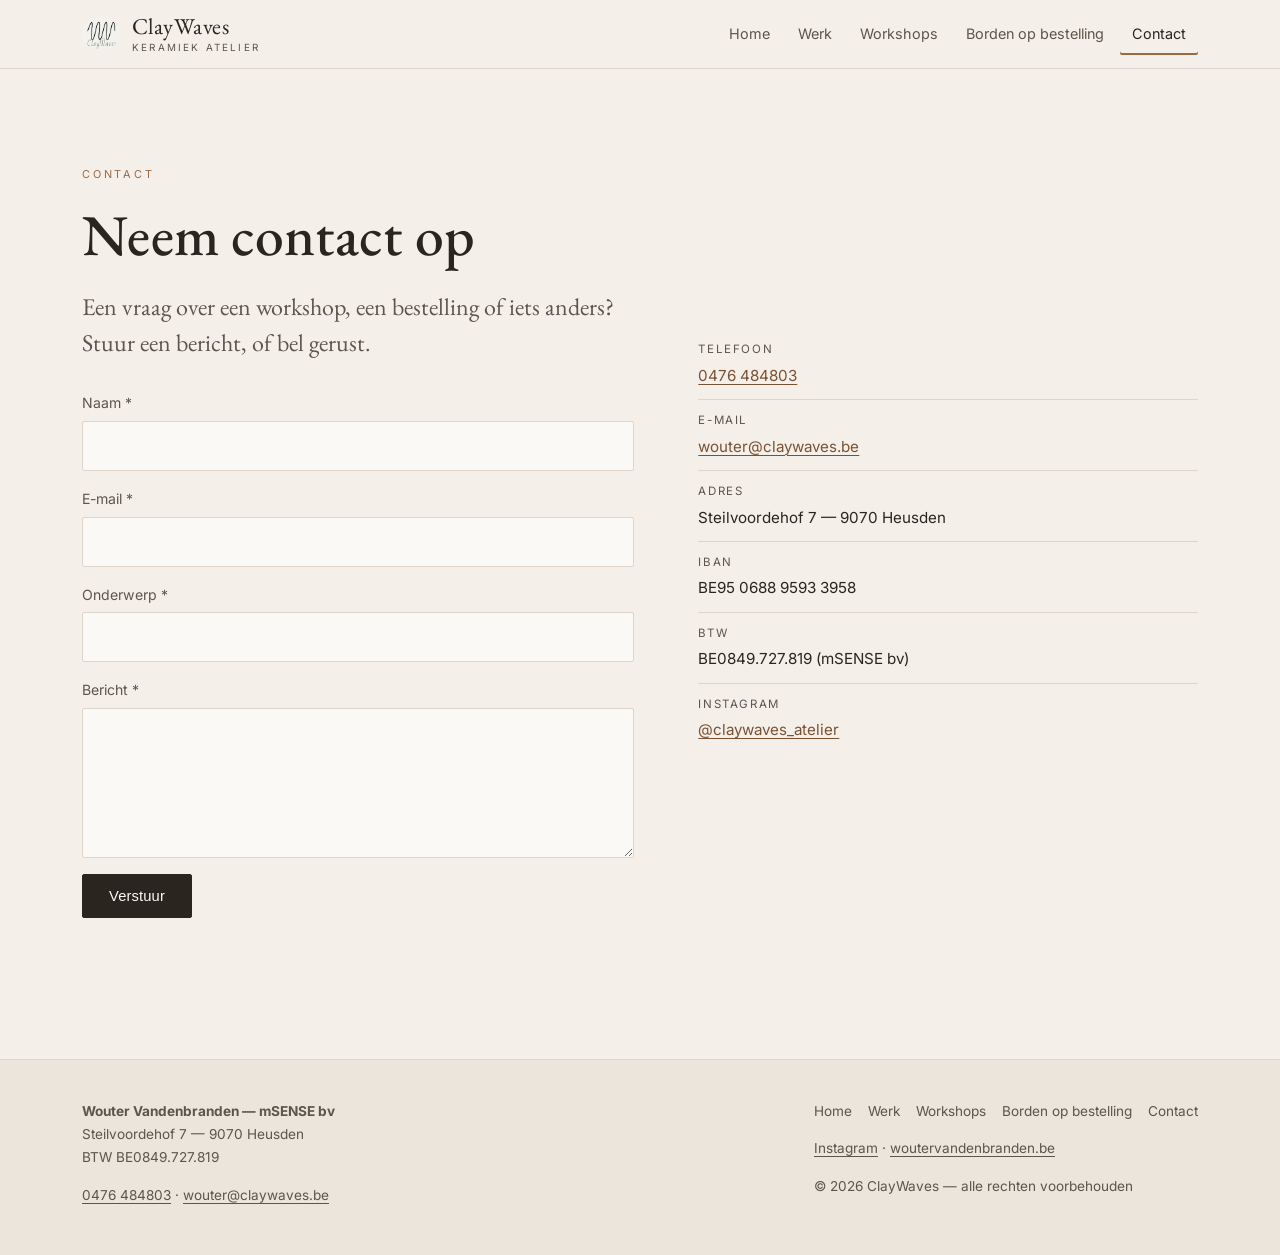
<file: contact.html>
<!doctype html>
<html lang="nl-BE">
<head>
  <meta charset="utf-8">
  <meta name="viewport" content="width=device-width, initial-scale=1, viewport-fit=cover">
  <title>Contact — ClayWaves</title>
  <meta name="description" content="Contacteer ClayWaves — Wouter Vandenbranden, mSENSE bv, Heusden.">
  <link rel="canonical" href="https://www.claywaves.be/contact.html">
  <meta property="og:type" content="website">
  <meta property="og:site_name" content="ClayWaves">
  <meta property="og:title" content="Contact — ClayWaves">
  <meta property="og:description" content="Contacteer ClayWaves — Wouter Vandenbranden, mSENSE bv, Heusden.">
  <meta property="og:url" content="https://www.claywaves.be/contact.html">
  <meta property="og:locale" content="nl_BE">
  <meta property="og:image" content="https://www.claywaves.be/images/claywaves-logo.jpg">
  <meta name="twitter:card" content="summary_large_image">
  <link rel="icon" href="images/claywaves-logo.jpg">
  <link rel="apple-touch-icon" href="images/claywaves-logo.jpg">
  <link rel="preconnect" href="https://fonts.googleapis.com">
  <link rel="preconnect" href="https://fonts.gstatic.com" crossorigin>
  <link rel="stylesheet" href="https://fonts.googleapis.com/css2?family=EB+Garamond:wght@400;500&family=Inter:wght@400;500;600&display=swap">
  <link rel="stylesheet" href="assets/style.css?v=6ea54d59">
  <script data-goatcounter="https://claywaves.goatcounter.com/count"
          async src="//gc.zgo.at/count.js"></script>
</head>
<body>
<a class="skip" href="#inhoud">Naar de inhoud</a>
<header class="kop">
  <div class="wrap kop-in">
    <a class="merk" href="index.html">
      <img src="images/claywaves-logo.jpg?v=7fad75e0" alt="" width="38" height="38">
      <span class="merk-naam">ClayWaves<span class="merk-sub">Keramiek atelier</span></span>
    </a>
    <button class="nav-knop" type="button" aria-expanded="false" aria-controls="hoofdnav">Menu</button>
    <nav class="nav" id="hoofdnav" aria-label="Hoofdnavigatie">
      <a href="index.html">Home</a>
      <a href="werk.html">Werk</a>
      <a href="workshops.html">Workshops</a>
      <a href="borden.html">Borden op bestelling</a>
      <a href="contact.html" aria-current="page">Contact</a>
    </nav>
  </div>
</header>
<main id="inhoud">
<section class="hero">
  <div class="wrap hero-grid">
    <div>
      <p class="oogje">Contact</p>
      <h1>Neem contact op</h1>
      <p class="lead">Een vraag over een workshop, een bestelling of iets anders? Stuur een bericht, of bel gerust.</p>

      <form class="contact" name="contact" method="POST" data-netlify="true"
            netlify-honeypot="bot-veld" action="/bedankt.html" style="margin-top:30px">
        <input type="hidden" name="form-name" value="contact">
        <p class="verborgen"><label>Laat dit veld leeg <input name="bot-veld"></label></p>
        <label>Naam *<input type="text" name="naam" required autocomplete="name"></label>
        <label>E-mail *<input type="email" name="email" required autocomplete="email"></label>
        <label>Onderwerp *<input type="text" name="onderwerp" required></label>
        <label>Bericht *<textarea name="bericht" required></textarea></label>
        <p style="margin:0"><button class="knop" type="submit">Verstuur</button></p>
      </form>
    </div>

    <div>
      <ul class="gegevens">
        <li><span class="etiket">Telefoon</span><a href="tel:+32476484803">0476 484803</a></li>
        <li><span class="etiket">E-mail</span><a href="mailto:wouter@claywaves.be">wouter@claywaves.be</a></li>
        <li><span class="etiket">Adres</span>Steilvoordehof 7 — 9070 Heusden</li>
        <li><span class="etiket">IBAN</span>BE95 0688 9593 3958</li>
        <li><span class="etiket">BTW</span>BE0849.727.819 (mSENSE bv)</li>
        <li><span class="etiket">Instagram</span><a href="https://www.instagram.com/claywaves_atelier" rel="noopener">@claywaves_atelier</a></li>
      </ul>
    </div>
  </div>
</section>
</main>
<footer class="voet">
  <div class="wrap voet-in">
    <div>
      <p><strong>Wouter Vandenbranden — mSENSE bv</strong><br>Steilvoordehof 7 — 9070 Heusden<br>BTW BE0849.727.819</p>
      <p><a href="tel:+32476484803">0476 484803</a> · <a href="mailto:wouter@claywaves.be">wouter@claywaves.be</a></p>
    </div>
    <div>
      <nav class="voet-nav" aria-label="Voettekst"><a href="index.html">Home</a> <a href="werk.html">Werk</a> <a href="workshops.html">Workshops</a> <a href="borden.html">Borden op bestelling</a> <a href="contact.html">Contact</a></nav>
      <p style="margin-top:14px"><a href="https://www.instagram.com/claywaves_atelier" rel="noopener">Instagram</a> · <a href="https://www.woutervandenbranden.be" rel="noopener">woutervandenbranden.be</a></p>
      <p>© 2026 ClayWaves — alle rechten voorbehouden</p>
    </div>
  </div>
</footer>
<dialog class="licht" id="lichtbak" aria-label="Vergrote afbeelding">
  <button class="sluit" type="button" aria-label="Sluiten">&times;</button>
  <img alt="">
  <p class="bijschrift"></p>
</dialog>
<script src="assets/script.js?v=8ee9b3eb" defer></script>
</body>
</html>
</file>
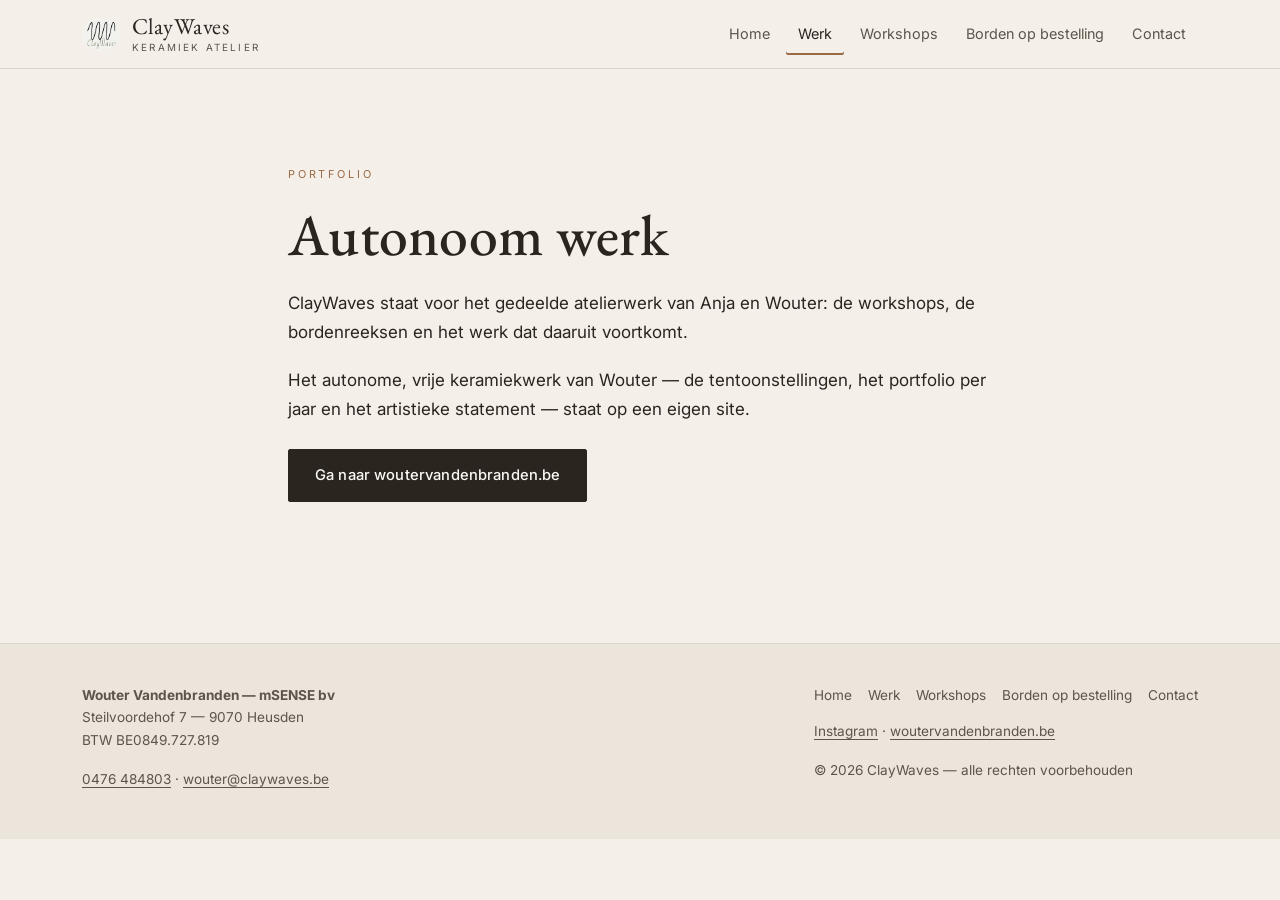
<file: werk.html>
<!doctype html>
<html lang="nl-BE">
<head>
  <meta charset="utf-8">
  <meta name="viewport" content="width=device-width, initial-scale=1, viewport-fit=cover">
  <title>Werk — ClayWaves</title>
  <meta name="description" content="Het autonome keramiekwerk van Wouter Vandenbranden vind je op woutervandenbranden.be.">
  <link rel="canonical" href="https://www.claywaves.be/werk.html">
  <meta property="og:type" content="website">
  <meta property="og:site_name" content="ClayWaves">
  <meta property="og:title" content="Werk — ClayWaves">
  <meta property="og:description" content="Het autonome keramiekwerk van Wouter Vandenbranden vind je op woutervandenbranden.be.">
  <meta property="og:url" content="https://www.claywaves.be/werk.html">
  <meta property="og:locale" content="nl_BE">
  <meta property="og:image" content="https://www.claywaves.be/images/claywaves-logo.jpg">
  <meta name="twitter:card" content="summary_large_image">
  <link rel="icon" href="images/claywaves-logo.jpg">
  <link rel="apple-touch-icon" href="images/claywaves-logo.jpg">
  <link rel="preconnect" href="https://fonts.googleapis.com">
  <link rel="preconnect" href="https://fonts.gstatic.com" crossorigin>
  <link rel="stylesheet" href="https://fonts.googleapis.com/css2?family=EB+Garamond:wght@400;500&family=Inter:wght@400;500;600&display=swap">
  <link rel="stylesheet" href="assets/style.css?v=6ea54d59">
  <script data-goatcounter="https://claywaves.goatcounter.com/count"
          async src="//gc.zgo.at/count.js"></script>
</head>
<body>
<a class="skip" href="#inhoud">Naar de inhoud</a>
<header class="kop">
  <div class="wrap kop-in">
    <a class="merk" href="index.html">
      <img src="images/claywaves-logo.jpg?v=7fad75e0" alt="" width="38" height="38">
      <span class="merk-naam">ClayWaves<span class="merk-sub">Keramiek atelier</span></span>
    </a>
    <button class="nav-knop" type="button" aria-expanded="false" aria-controls="hoofdnav">Menu</button>
    <nav class="nav" id="hoofdnav" aria-label="Hoofdnavigatie">
      <a href="index.html">Home</a>
      <a href="werk.html" aria-current="page">Werk</a>
      <a href="workshops.html">Workshops</a>
      <a href="borden.html">Borden op bestelling</a>
      <a href="contact.html">Contact</a>
    </nav>
  </div>
</header>
<main id="inhoud">
<section class="hero">
  <div class="wrap smal">
    <p class="oogje">Portfolio</p>
    <h1>Autonoom werk</h1>
    <p>ClayWaves staat voor het gedeelde atelierwerk van Anja en Wouter: de workshops, de bordenreeksen en het werk dat daaruit voortkomt.</p>
<p>Het autonome, vrije keramiekwerk van Wouter — de tentoonstellingen, het portfolio per jaar en het artistieke statement — staat op een eigen site.</p>
    <p style="margin-top:26px"><a class="knop" href="https://www.woutervandenbranden.be" rel="noopener">Ga naar woutervandenbranden.be</a></p>
  </div>
</section>
</main>
<footer class="voet">
  <div class="wrap voet-in">
    <div>
      <p><strong>Wouter Vandenbranden — mSENSE bv</strong><br>Steilvoordehof 7 — 9070 Heusden<br>BTW BE0849.727.819</p>
      <p><a href="tel:+32476484803">0476 484803</a> · <a href="mailto:wouter@claywaves.be">wouter@claywaves.be</a></p>
    </div>
    <div>
      <nav class="voet-nav" aria-label="Voettekst"><a href="index.html">Home</a> <a href="werk.html">Werk</a> <a href="workshops.html">Workshops</a> <a href="borden.html">Borden op bestelling</a> <a href="contact.html">Contact</a></nav>
      <p style="margin-top:14px"><a href="https://www.instagram.com/claywaves_atelier" rel="noopener">Instagram</a> · <a href="https://www.woutervandenbranden.be" rel="noopener">woutervandenbranden.be</a></p>
      <p>© 2026 ClayWaves — alle rechten voorbehouden</p>
    </div>
  </div>
</footer>
<dialog class="licht" id="lichtbak" aria-label="Vergrote afbeelding">
  <button class="sluit" type="button" aria-label="Sluiten">&times;</button>
  <img alt="">
  <p class="bijschrift"></p>
</dialog>
<script src="assets/script.js?v=8ee9b3eb" defer></script>
</body>
</html>
</file>
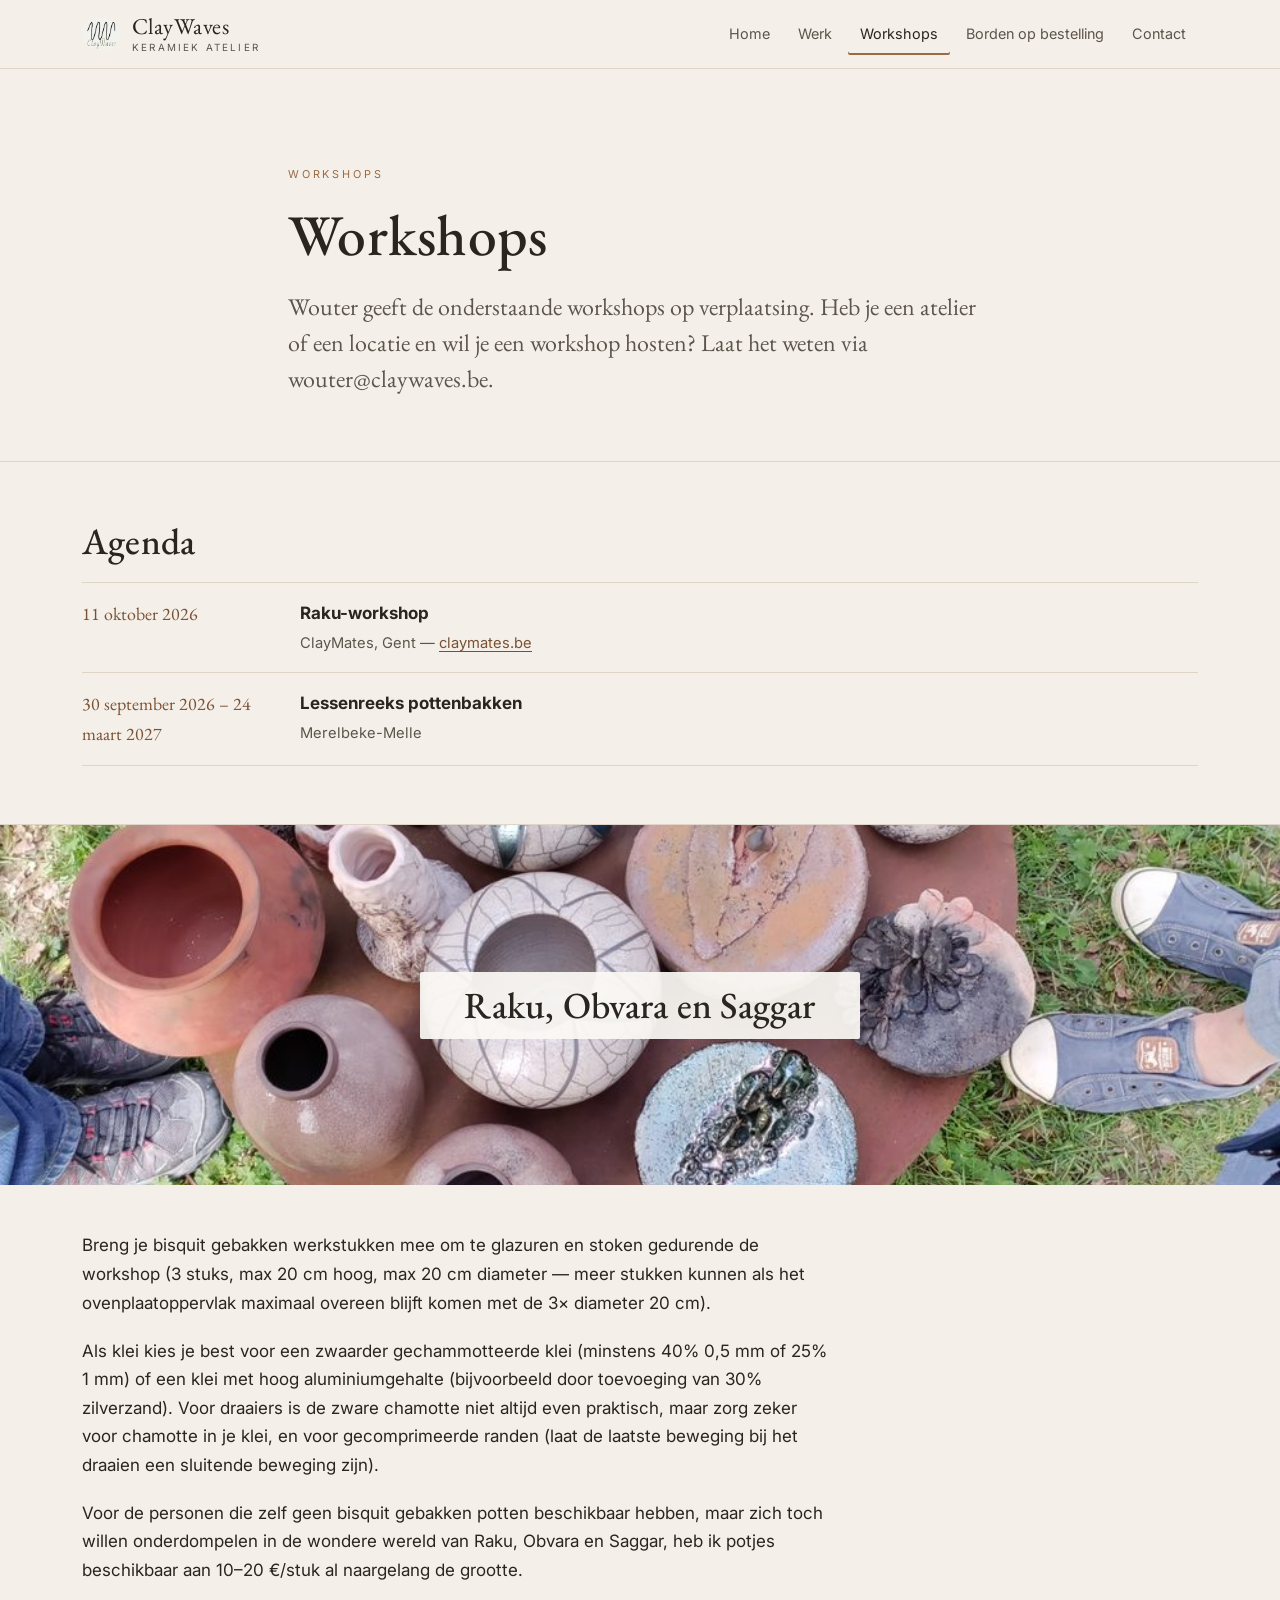
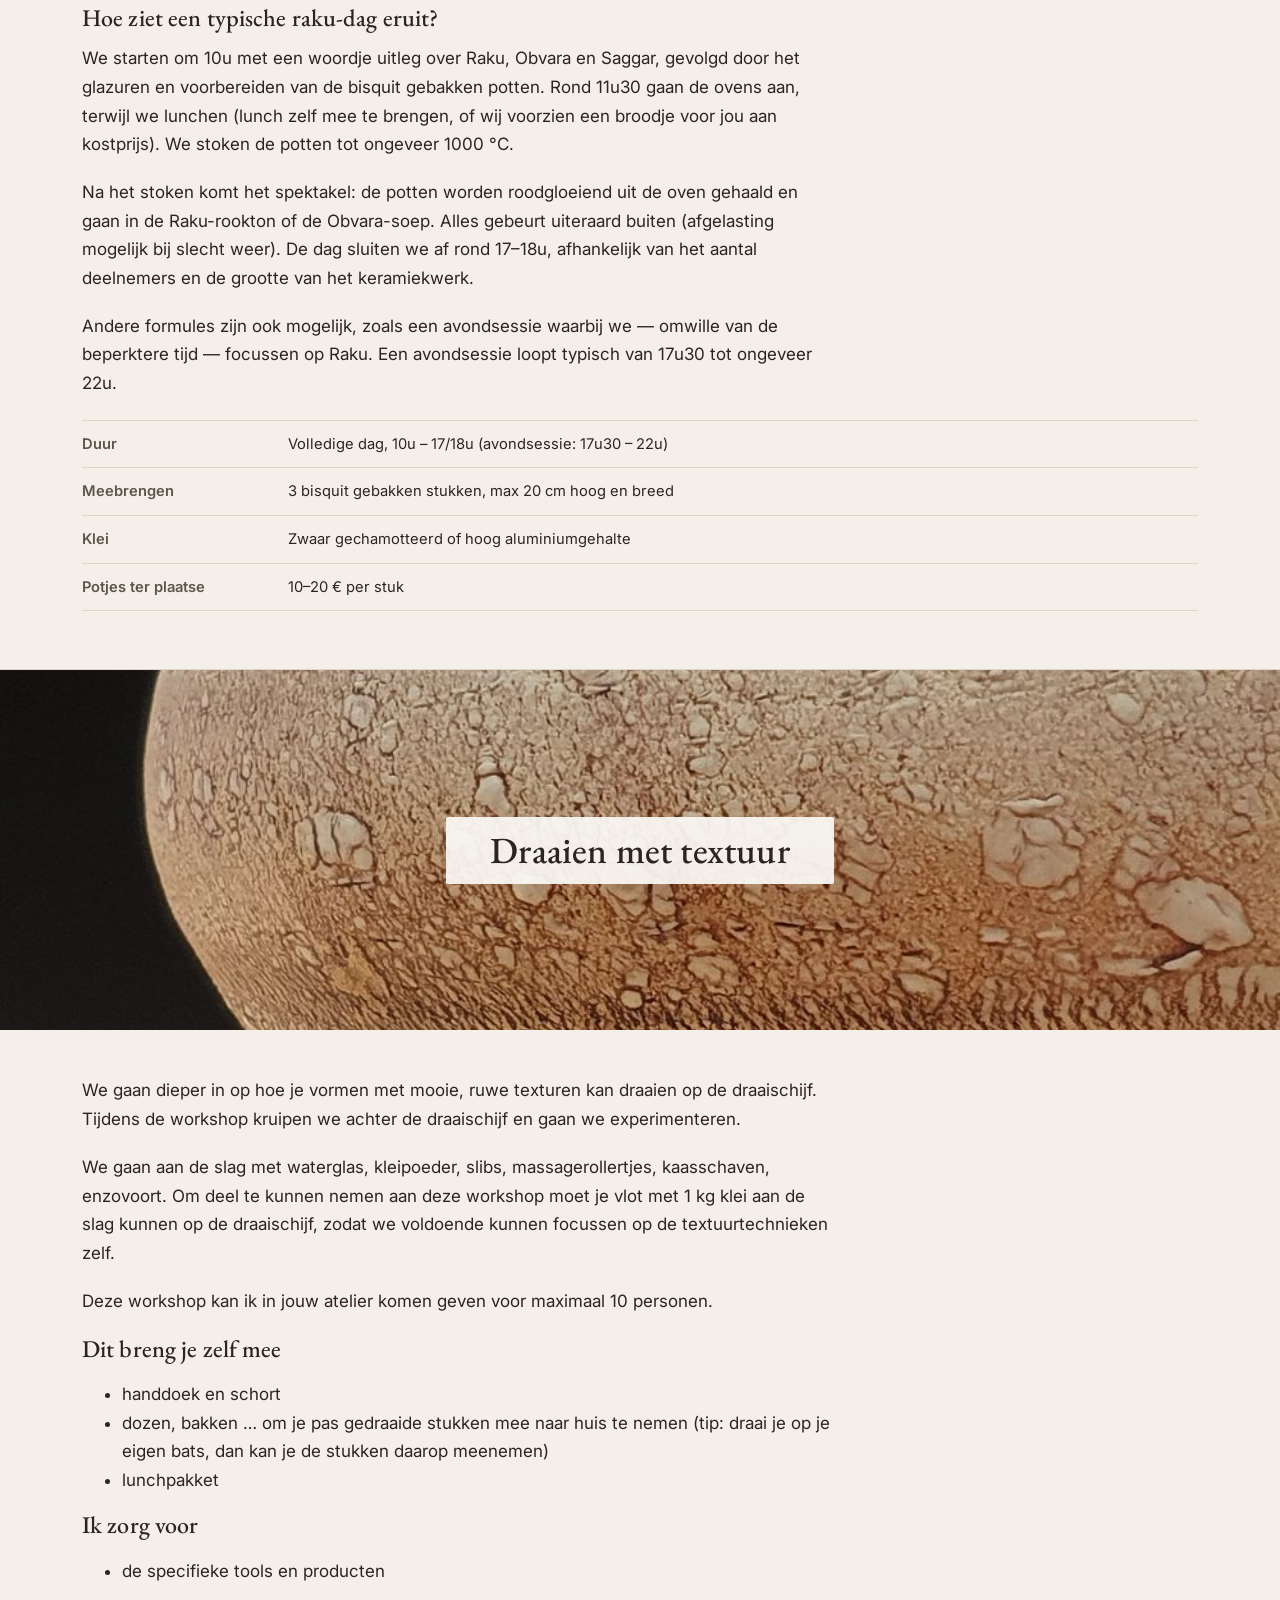
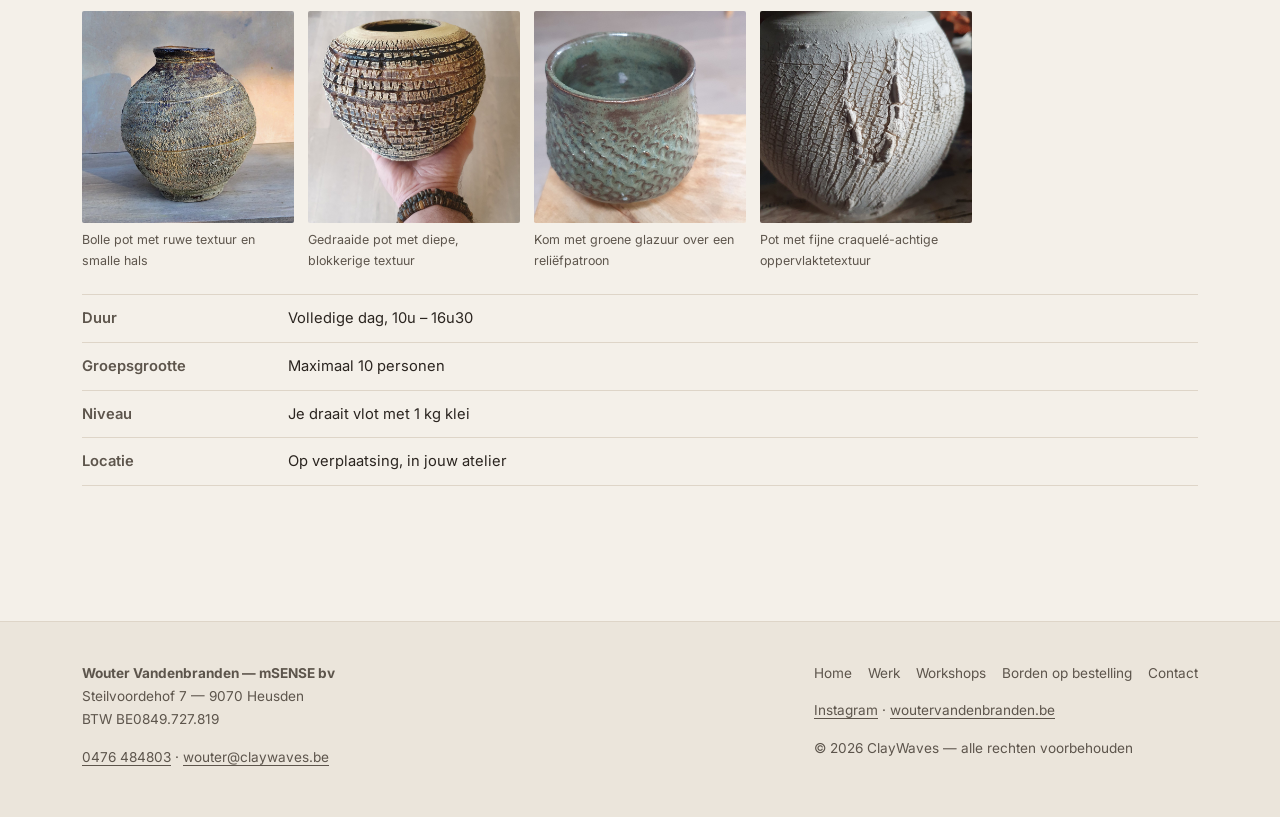
<file: workshops.html>
<!doctype html>
<html lang="nl-BE">
<head>
  <meta charset="utf-8">
  <meta name="viewport" content="width=device-width, initial-scale=1, viewport-fit=cover">
  <title>Workshops — ClayWaves</title>
  <meta name="description" content="Raku, Obvara en Saggar, en draaien met textuur. Workshops op verplaatsing, gegeven door Wouter Vandenbranden.">
  <link rel="canonical" href="https://www.claywaves.be/workshops.html">
  <meta property="og:type" content="website">
  <meta property="og:site_name" content="ClayWaves">
  <meta property="og:title" content="Workshops — ClayWaves">
  <meta property="og:description" content="Raku, Obvara en Saggar, en draaien met textuur. Workshops op verplaatsing, gegeven door Wouter Vandenbranden.">
  <meta property="og:url" content="https://www.claywaves.be/workshops.html">
  <meta property="og:locale" content="nl_BE">
  <meta property="og:image" content="https://www.claywaves.be/images/claywaves-logo.jpg">
  <meta name="twitter:card" content="summary_large_image">
  <link rel="icon" href="images/claywaves-logo.jpg">
  <link rel="apple-touch-icon" href="images/claywaves-logo.jpg">
  <link rel="preconnect" href="https://fonts.googleapis.com">
  <link rel="preconnect" href="https://fonts.gstatic.com" crossorigin>
  <link rel="stylesheet" href="https://fonts.googleapis.com/css2?family=EB+Garamond:wght@400;500&family=Inter:wght@400;500;600&display=swap">
  <link rel="stylesheet" href="assets/style.css?v=6ea54d59">
  <script data-goatcounter="https://claywaves.goatcounter.com/count"
          async src="//gc.zgo.at/count.js"></script>
</head>
<body>
<a class="skip" href="#inhoud">Naar de inhoud</a>
<header class="kop">
  <div class="wrap kop-in">
    <a class="merk" href="index.html">
      <img src="images/claywaves-logo.jpg?v=7fad75e0" alt="" width="38" height="38">
      <span class="merk-naam">ClayWaves<span class="merk-sub">Keramiek atelier</span></span>
    </a>
    <button class="nav-knop" type="button" aria-expanded="false" aria-controls="hoofdnav">Menu</button>
    <nav class="nav" id="hoofdnav" aria-label="Hoofdnavigatie">
      <a href="index.html">Home</a>
      <a href="werk.html">Werk</a>
      <a href="workshops.html" aria-current="page">Workshops</a>
      <a href="borden.html">Borden op bestelling</a>
      <a href="contact.html">Contact</a>
    </nav>
  </div>
</header>
<main id="inhoud">
<section class="hero">
  <div class="wrap smal">
    <p class="oogje">Workshops</p>
    <h1>Workshops</h1>
    <p class="lead">Wouter geeft de onderstaande workshops op verplaatsing. Heb je een atelier of een locatie en wil je een workshop hosten? Laat het weten via wouter@claywaves.be.</p>
  </div>
</section>

<section class="sectie-lijn">
  <div class="wrap">
    <h2>Agenda</h2>
    <ul class="agenda">
  <li><span class="datum">11 oktober 2026</span><span><strong>Raku-workshop</strong><span class="plek"><br>ClayMates, Gent — <a href="https://www.claymates.be/keramiek-workshops" rel="noopener">claymates.be</a></span></span></li>
  <li><span class="datum">30 september 2026 – 24 maart 2027</span><span><strong>Lessenreeks pottenbakken</strong><span class="plek"><br>Merelbeke-Melle</span></span></li>
</ul>
  </div>
</section>

<section class="sectie-lijn sectie-banner"><div class="banner" style="background-image:url(images/raku-banner.jpg?v=14305aba)"><h2>Raku, Obvara en Saggar</h2></div><div class="wrap"><div class="tekstblok"><p>Breng je bisquit gebakken werkstukken mee om te glazuren en stoken gedurende de workshop (3 stuks, max 20 cm hoog, max 20 cm diameter — meer stukken kunnen als het ovenplaatoppervlak maximaal overeen blijft komen met de 3× diameter 20 cm).</p>
<p>Als klei kies je best voor een zwaarder gechammotteerde klei (minstens 40% 0,5 mm of 25% 1 mm) of een klei met hoog aluminiumgehalte (bijvoorbeeld door toevoeging van 30% zilverzand). Voor draaiers is de zware chamotte niet altijd even praktisch, maar zorg zeker voor chamotte in je klei, en voor gecomprimeerde randen (laat de laatste beweging bij het draaien een sluitende beweging zijn).</p>
<p>Voor de personen die zelf geen bisquit gebakken potten beschikbaar hebben, maar zich toch willen onderdompelen in de wondere wereld van Raku, Obvara en Saggar, heb ik potjes beschikbaar aan 10–20 €/stuk al naargelang de grootte.</p><h3>Hoe ziet een typische raku-dag eruit?</h3>
<p>We starten om 10u met een woordje uitleg over Raku, Obvara en Saggar, gevolgd door het glazuren en voorbereiden van de bisquit gebakken potten. Rond 11u30 gaan de ovens aan, terwijl we lunchen (lunch zelf mee te brengen, of wij voorzien een broodje voor jou aan kostprijs). We stoken de potten tot ongeveer 1000 °C.</p>
<p>Na het stoken komt het spektakel: de potten worden roodgloeiend uit de oven gehaald en gaan in de Raku-rookton of de Obvara-soep. Alles gebeurt uiteraard buiten (afgelasting mogelijk bij slecht weer). De dag sluiten we af rond 17–18u, afhankelijk van het aantal deelnemers en de grootte van het keramiekwerk.</p>
<p>Andere formules zijn ook mogelijk, zoals een avondsessie waarbij we — omwille van de beperktere tijd — focussen op Raku. Een avondsessie loopt typisch van 17u30 tot ongeveer 22u.</p></div><ul class="feiten"><li><b>Duur</b><span>Volledige dag, 10u – 17/18u (avondsessie: 17u30 – 22u)</span></li>
<li><b>Meebrengen</b><span>3 bisquit gebakken stukken, max 20 cm hoog en breed</span></li>
<li><b>Klei</b><span>Zwaar gechamotteerd of hoog aluminiumgehalte</span></li>
<li><b>Potjes ter plaatse</b><span>10–20 € per stuk</span></li></ul></div></section>

<section class="sectie-lijn sectie-banner"><div class="banner" style="background-image:url(images/textuur-banner.jpg?v=a2a86b50)"><h2>Draaien met textuur</h2></div><div class="wrap"><div class="tekstblok"><p>We gaan dieper in op hoe je vormen met mooie, ruwe texturen kan draaien op de draaischijf. Tijdens de workshop kruipen we achter de draaischijf en gaan we experimenteren.</p>
<p>We gaan aan de slag met waterglas, kleipoeder, slibs, massagerollertjes, kaasschaven, enzovoort. Om deel te kunnen nemen aan deze workshop moet je vlot met 1 kg klei aan de slag kunnen op de draaischijf, zodat we voldoende kunnen focussen op de textuurtechnieken zelf.</p>
<p>Deze workshop kan ik in jouw atelier komen geven voor maximaal 10 personen.</p><h3>Dit breng je zelf mee</h3>
<ul><li>handdoek en schort</li><li>dozen, bakken … om je pas gedraaide stukken mee naar huis te nemen (tip: draai je op je eigen bats, dan kan je de stukken daarop meenemen)</li><li>lunchpakket</li></ul><h3>Ik zorg voor</h3>
<ul><li>de specifieke tools en producten</li></ul></div><div style="margin-top:26px"><div class="galerij">
  <figure><button type="button" data-licht data-bijschrift="Bolle pot met ruwe textuur en smalle hals"><img src="images/workshop-textuur.jpg?v=cff65941" alt="Bolle pot met ruwe textuur en smalle hals" loading="lazy"></button><figcaption>Bolle pot met ruwe textuur en smalle hals</figcaption></figure>
  <figure><button type="button" data-licht data-bijschrift="Gedraaide pot met diepe, blokkerige textuur"><img src="images/raku-stook.jpg?v=1ead31b2" alt="Gedraaide pot met diepe, blokkerige textuur" loading="lazy"></button><figcaption>Gedraaide pot met diepe, blokkerige textuur</figcaption></figure>
  <figure><button type="button" data-licht data-bijschrift="Kom met groene glazuur over een reliëfpatroon"><img src="images/raku-rookton.jpg?v=00dedc7b" alt="Kom met groene glazuur over een reliëfpatroon" loading="lazy"></button><figcaption>Kom met groene glazuur over een reliëfpatroon</figcaption></figure>
  <figure><button type="button" data-licht data-bijschrift="Pot met fijne craquelé-achtige oppervlaktetextuur"><img src="images/raku-resultaat.jpg?v=a0bdbdb4" alt="Pot met fijne craquelé-achtige oppervlaktetextuur" loading="lazy"></button><figcaption>Pot met fijne craquelé-achtige oppervlaktetextuur</figcaption></figure>
</div></div><ul class="feiten"><li><b>Duur</b><span>Volledige dag, 10u – 16u30</span></li>
<li><b>Groepsgrootte</b><span>Maximaal 10 personen</span></li>
<li><b>Niveau</b><span>Je draait vlot met 1 kg klei</span></li>
<li><b>Locatie</b><span>Op verplaatsing, in jouw atelier</span></li></ul></div></section>
</main>
<footer class="voet">
  <div class="wrap voet-in">
    <div>
      <p><strong>Wouter Vandenbranden — mSENSE bv</strong><br>Steilvoordehof 7 — 9070 Heusden<br>BTW BE0849.727.819</p>
      <p><a href="tel:+32476484803">0476 484803</a> · <a href="mailto:wouter@claywaves.be">wouter@claywaves.be</a></p>
    </div>
    <div>
      <nav class="voet-nav" aria-label="Voettekst"><a href="index.html">Home</a> <a href="werk.html">Werk</a> <a href="workshops.html">Workshops</a> <a href="borden.html">Borden op bestelling</a> <a href="contact.html">Contact</a></nav>
      <p style="margin-top:14px"><a href="https://www.instagram.com/claywaves_atelier" rel="noopener">Instagram</a> · <a href="https://www.woutervandenbranden.be" rel="noopener">woutervandenbranden.be</a></p>
      <p>© 2026 ClayWaves — alle rechten voorbehouden</p>
    </div>
  </div>
</footer>
<dialog class="licht" id="lichtbak" aria-label="Vergrote afbeelding">
  <button class="sluit" type="button" aria-label="Sluiten">&times;</button>
  <img alt="">
  <p class="bijschrift"></p>
</dialog>
<script src="assets/script.js?v=8ee9b3eb" defer></script>
</body>
</html>
</file>
<file: assets/style.css>
/* ClayWaves — stijl
   Palet: aardse tinten, gedempt, met één warm accent.
   Alles in één bestand; geen frameworks. */

:root {
  --papier:      #f4f0e9;
  --papier-diep: #ebe5db;
  --inkt:        #2b2520;
  --inkt-zacht:  #5d554c;
  --klei:        #9a6a45;
  --klei-diep:   #7a5133;
  --mos:         #6d7360;
  --lijn:        #ded5c8;
  --wit:         #fbf9f5;

  --serif: "EB Garamond", "Iowan Old Style", Georgia, "Times New Roman", serif;
  --sans: "Inter", -apple-system, BlinkMacSystemFont, "Segoe UI", Roboto, Helvetica, Arial, sans-serif;

  --maxw: 1160px;
  --tekstw: 68ch;
  --radius: 2px;

  color-scheme: light;
}

*, *::before, *::after { box-sizing: border-box; }

html { -webkit-text-size-adjust: 100%; scroll-behavior: smooth; }

body {
  margin: 0;
  background: var(--papier);
  color: var(--inkt);
  font-family: var(--sans);
  font-size: 17px;
  line-height: 1.68;
  font-weight: 400;
}

@media (prefers-reduced-motion: reduce) {
  html { scroll-behavior: auto; }
  *, *::before, *::after { animation-duration: .01ms !important; transition-duration: .01ms !important; }
}

img { max-width: 100%; height: auto; display: block; }

a { color: var(--klei-diep); text-decoration-thickness: 1px; text-underline-offset: 3px; }
a:hover { color: var(--inkt); }

h1, h2, h3, h4 {
  font-family: var(--serif);
  font-weight: 500;
  line-height: 1.18;
  letter-spacing: .005em;
  margin: 0 0 .5em;
  color: var(--inkt);
}

h1 { font-size: clamp(2.2rem, 5.5vw, 3.6rem); }
h2 { font-size: clamp(1.6rem, 3.4vw, 2.3rem); }
h3 { font-size: clamp(1.22rem, 2.2vw, 1.5rem); }
h4 { font-size: 1.05rem; font-family: var(--sans); font-weight: 600; letter-spacing: .01em; }

p { margin: 0 0 1.15em; }
p:last-child { margin-bottom: 0; }

.wrap { width: 100%; max-width: var(--maxw); margin: 0 auto; padding: 0 22px; }
.smal { max-width: var(--tekstw); }

.skip {
  position: absolute; left: -9999px; top: 0;
  background: var(--inkt); color: var(--wit); padding: 10px 16px; z-index: 100;
}
.skip:focus { left: 8px; top: 8px; }

/* ---------------------------------------------------------------- header */

.kop {
  position: sticky; top: 0; z-index: 50;
  background: rgba(244,240,233,.94);
  backdrop-filter: saturate(140%) blur(8px);
  border-bottom: 1px solid var(--lijn);
}

.kop-in {
  display: flex; align-items: center; justify-content: space-between;
  gap: 18px; min-height: 68px;
}

.merk { display: flex; align-items: center; gap: 12px; text-decoration: none; color: inherit; }
.merk img { width: 38px; height: auto; border-radius: 50%; }
.merk-naam { font-family: var(--serif); font-size: 1.42rem; line-height: 1; letter-spacing: .02em; }
.merk-sub {
  display: block; font-family: var(--sans); font-size: .62rem; letter-spacing: .22em;
  text-transform: uppercase; color: var(--inkt-zacht); margin-top: 5px;
}

.nav { display: flex; align-items: center; gap: 4px; }
.nav[hidden] { display: none; }
.nav a {
  display: inline-block; padding: 9px 12px; border-radius: var(--radius);
  font-size: .9rem; color: var(--inkt-zacht); text-decoration: none;
}
.nav a:hover { color: var(--inkt); background: var(--papier-diep); }
.nav a[aria-current="page"] { color: var(--inkt); box-shadow: inset 0 -2px 0 var(--klei); }

.nav-knop {
  display: none; background: none; border: 1px solid var(--lijn);
  border-radius: var(--radius); padding: 8px 12px; cursor: pointer;
  font: inherit; font-size: .85rem; color: var(--inkt);
}

@media (max-width: 820px) {
  .nav-knop { display: block; }
  .nav {
    position: absolute; left: 0; right: 0; top: 100%;
    flex-direction: column; align-items: stretch; gap: 0;
    background: var(--papier); border-bottom: 1px solid var(--lijn);
    padding: 8px 22px 16px;
  }
  .nav a { padding: 12px 4px; border-bottom: 1px solid var(--lijn); font-size: 1rem; }
  .nav a:last-child { border-bottom: 0; }
}

/* ------------------------------------------------------------------ hero */

.hero { padding: clamp(48px, 8vw, 96px) 0 clamp(36px, 5vw, 64px); }
.hero-grid { display: grid; grid-template-columns: 1.05fr .95fr; gap: clamp(28px, 5vw, 64px); align-items: center; }
@media (max-width: 860px) { .hero-grid { grid-template-columns: 1fr; } }

.oogje {
  font-size: .68rem; letter-spacing: .26em; text-transform: uppercase;
  color: var(--klei); margin-bottom: 18px;
}
.hero h1 { margin-bottom: .35em; }
.lead { font-family: var(--serif); font-size: clamp(1.2rem, 2.3vw, 1.5rem); line-height: 1.5; color: var(--inkt-zacht); }

.hero-beeld { position: relative; }
.hero-beeld img { width: 100%; aspect-ratio: 4 / 5; object-fit: cover; border-radius: var(--radius); }

/* ------------------------------------------------------------- banners */

.banner {
  position: relative;
  width: 100%;
  aspect-ratio: 32 / 9;
  min-height: 180px;
  max-height: 380px;
  background-color: var(--papier-diep);
  /* background-image wordt per banner in het style-attribuut gezet */
  background-size: cover;
  background-position: center;
  background-repeat: no-repeat;
  display: grid;
  place-items: center;
  margin-bottom: clamp(26px, 4vw, 46px);
}
.banner h2 {
  margin: 0;
  background: rgba(251, 249, 245, .93);
  padding: 12px clamp(18px, 4vw, 44px);
  text-align: center;
  max-width: min(90%, 760px);
  border-radius: var(--radius);
}
.sectie-banner { padding-top: 0; }

/* ------------------------------------------------------------- secties */

section { padding: clamp(34px, 5vw, 58px) 0; }
.sectie-lijn { border-top: 1px solid var(--lijn); }

.tekstblok { max-width: var(--tekstw); }
.tekstblok h2 { margin-bottom: .45em; }

.split { display: grid; grid-template-columns: 1.15fr .85fr; gap: clamp(28px, 5vw, 56px); align-items: start; }
@media (max-width: 860px) { .split { grid-template-columns: 1fr; } }
.split img { width: 100%; aspect-ratio: 1 / 1; object-fit: cover; border-radius: var(--radius); }

/* -------------------------------------------------------------- kaarten */

.kaarten { display: grid; grid-template-columns: repeat(3, 1fr); gap: 20px; }
@media (max-width: 860px) { .kaarten { grid-template-columns: 1fr; } }

.kaart {
  background: var(--wit); border: 1px solid var(--lijn); border-radius: var(--radius);
  padding: 26px 24px 22px; display: flex; flex-direction: column;
}
.kaart h3 { margin-bottom: .4em; }
.kaart p { color: var(--inkt-zacht); font-size: .95rem; flex: 1; }
.kaart a { margin-top: 16px; font-size: .9rem; font-weight: 500; text-decoration: none; }
.kaart a::after { content: " →"; }
.kaart a:hover { text-decoration: underline; }

/* --------------------------------------------------------------- knoppen */

.knop {
  display: inline-block; padding: 13px 26px; border-radius: var(--radius);
  background: var(--inkt); color: var(--wit); text-decoration: none;
  font-size: .92rem; font-weight: 500; letter-spacing: .01em; border: 1px solid var(--inkt);
  cursor: pointer;
}
.knop:hover { background: var(--klei-diep); border-color: var(--klei-diep); color: var(--wit); }
.knop-licht { background: transparent; color: var(--inkt); border-color: var(--inkt); }
.knop-licht:hover { background: var(--inkt); color: var(--wit); }

/* ------------------------------------------------------------- galerijen */

.galerij { display: grid; grid-template-columns: repeat(auto-fill, minmax(190px, 1fr)); gap: 14px; }
.galerij figure { margin: 0; }
.galerij button {
  display: block; padding: 0; border: 0; background: none; cursor: zoom-in; width: 100%;
}
.galerij img {
  width: 100%; aspect-ratio: 1 / 1; object-fit: cover;
  border-radius: var(--radius); background: var(--papier-diep);
  transition: opacity .18s ease;
}
.galerij button:hover img { opacity: .86; }
.galerij figcaption { font-size: .78rem; color: var(--inkt-zacht); margin-top: 7px; }

.strook { display: grid; grid-template-columns: repeat(4, 1fr); gap: 14px; }
@media (max-width: 720px) { .strook { grid-template-columns: repeat(2, 1fr); } }
.strook img { width: 100%; aspect-ratio: 1 / 1; object-fit: cover; border-radius: var(--radius); background: var(--papier-diep); }

/* -------------------------------------------------------------- lightbox */

dialog.licht {
  border: 0; padding: 0; background: transparent; max-width: 94vw; max-height: 94vh;
}
dialog.licht::backdrop { background: rgba(28,24,20,.86); }
dialog.licht img { max-width: 94vw; max-height: 84vh; width: auto; object-fit: contain; border-radius: var(--radius); }
dialog.licht .bijschrift { color: #e8e2d8; font-size: .85rem; text-align: center; padding: 12px 6px 0; }
dialog.licht .sluit {
  position: absolute; top: -6px; right: -6px; background: var(--wit); border: 0;
  width: 34px; height: 34px; border-radius: 50%; cursor: pointer; font-size: 1.1rem; line-height: 1;
}

/* --------------------------------------------------------------- prijzen */

.prijsblok { display: grid; grid-template-columns: repeat(2, minmax(0,1fr)); gap: 18px; margin-top: 8px; }
@media (max-width: 620px) { .prijsblok { grid-template-columns: 1fr; } }

.prijskaart { background: var(--wit); border: 1px solid var(--lijn); border-radius: var(--radius); padding: 20px 22px; }
.prijskaart h4 { margin: 0 0 12px; color: var(--klei-diep); }
.prijskaart table { width: 100%; border-collapse: collapse; font-size: .92rem; }
.prijskaart td { padding: 7px 0; border-bottom: 1px solid var(--lijn); }
.prijskaart tr:last-child td { border-bottom: 0; }
.prijskaart td:last-child { text-align: right; font-variant-numeric: tabular-nums; font-weight: 500; }

.kleurlijst { display: flex; flex-wrap: wrap; gap: 8px; margin: 4px 0 4px; padding: 0; list-style: none; }
.kleurlijst li {
  font-size: .8rem; padding: 5px 11px; border: 1px solid var(--lijn);
  border-radius: 999px; background: var(--wit); color: var(--inkt-zacht);
}

.notitie {
  font-size: .86rem; color: var(--inkt-zacht); border-left: 2px solid var(--klei);
  padding: 4px 0 4px 16px; margin-top: 18px;
}

/* ----------------------------------------------------------------- feiten */

.feiten { list-style: none; padding: 0; margin: 22px 0 0; border-top: 1px solid var(--lijn); }
.feiten li { display: grid; grid-template-columns: 190px 1fr; gap: 16px; padding: 11px 0; border-bottom: 1px solid var(--lijn); font-size: .92rem; }
@media (max-width: 620px) { .feiten li { grid-template-columns: 1fr; gap: 2px; } }
.feiten b { font-weight: 600; color: var(--inkt-zacht); }

/* ----------------------------------------------------------------- agenda */

.agenda { list-style: none; padding: 0; margin: 0; border-top: 1px solid var(--lijn); }
.agenda li { display: grid; grid-template-columns: 200px 1fr; gap: 18px; padding: 16px 0; border-bottom: 1px solid var(--lijn); }
@media (max-width: 620px) { .agenda li { grid-template-columns: 1fr; gap: 3px; } }
.agenda .datum { font-family: var(--serif); font-size: 1.12rem; color: var(--klei-diep); }
.agenda .plek { color: var(--inkt-zacht); font-size: .92rem; }

.leegmelding {
  background: var(--wit); border: 1px dashed var(--lijn); border-radius: var(--radius);
  padding: 26px 24px; color: var(--inkt-zacht);
}

/* ------------------------------------------------------------------ stappen */

.stappen { list-style: none; counter-reset: s; padding: 0; margin: 0; display: grid; gap: 16px; }
.stappen li { counter-increment: s; display: grid; grid-template-columns: 42px 1fr; gap: 16px; align-items: start; }
.stappen li::before {
  content: counter(s); font-family: var(--serif); font-size: 1.3rem; color: var(--klei);
  border: 1px solid var(--lijn); border-radius: 50%; width: 42px; height: 42px;
  display: grid; place-items: center; background: var(--wit);
}

/* -------------------------------------------------------------- formulier */

form.contact { display: grid; gap: 16px; max-width: 560px; }
form.contact label { display: grid; gap: 6px; font-size: .88rem; color: var(--inkt-zacht); }
form.contact input, form.contact textarea {
  font: inherit; font-size: .97rem; color: var(--inkt);
  background: var(--wit); border: 1px solid var(--lijn); border-radius: var(--radius);
  padding: 11px 13px; width: 100%;
}
form.contact input:focus, form.contact textarea:focus { outline: 2px solid var(--klei); outline-offset: 1px; border-color: var(--klei); }
form.contact textarea { min-height: 150px; resize: vertical; }
form.contact .verborgen { position: absolute; left: -9999px; }

.gegevens { list-style: none; padding: 0; margin: 0; }
.gegevens li { padding: 11px 0; border-bottom: 1px solid var(--lijn); font-size: .95rem; }
.gegevens li:last-child { border-bottom: 0; }
.gegevens .etiket { display: block; font-size: .72rem; letter-spacing: .14em; text-transform: uppercase; color: var(--inkt-zacht); margin-bottom: 3px; }

/* ------------------------------------------------------------------ footer */

.voet { border-top: 1px solid var(--lijn); margin-top: clamp(40px, 6vw, 80px); padding: 40px 0 48px; background: var(--papier-diep); }
.voet-in { display: flex; flex-wrap: wrap; gap: 24px; justify-content: space-between; align-items: flex-start; }
.voet a { color: var(--inkt-zacht); }
.voet p { font-size: .85rem; color: var(--inkt-zacht); }
.voet-nav { display: flex; flex-wrap: wrap; gap: 16px; font-size: .85rem; }
.voet-nav a { text-decoration: none; }
.voet-nav a:hover { text-decoration: underline; }
</file>
